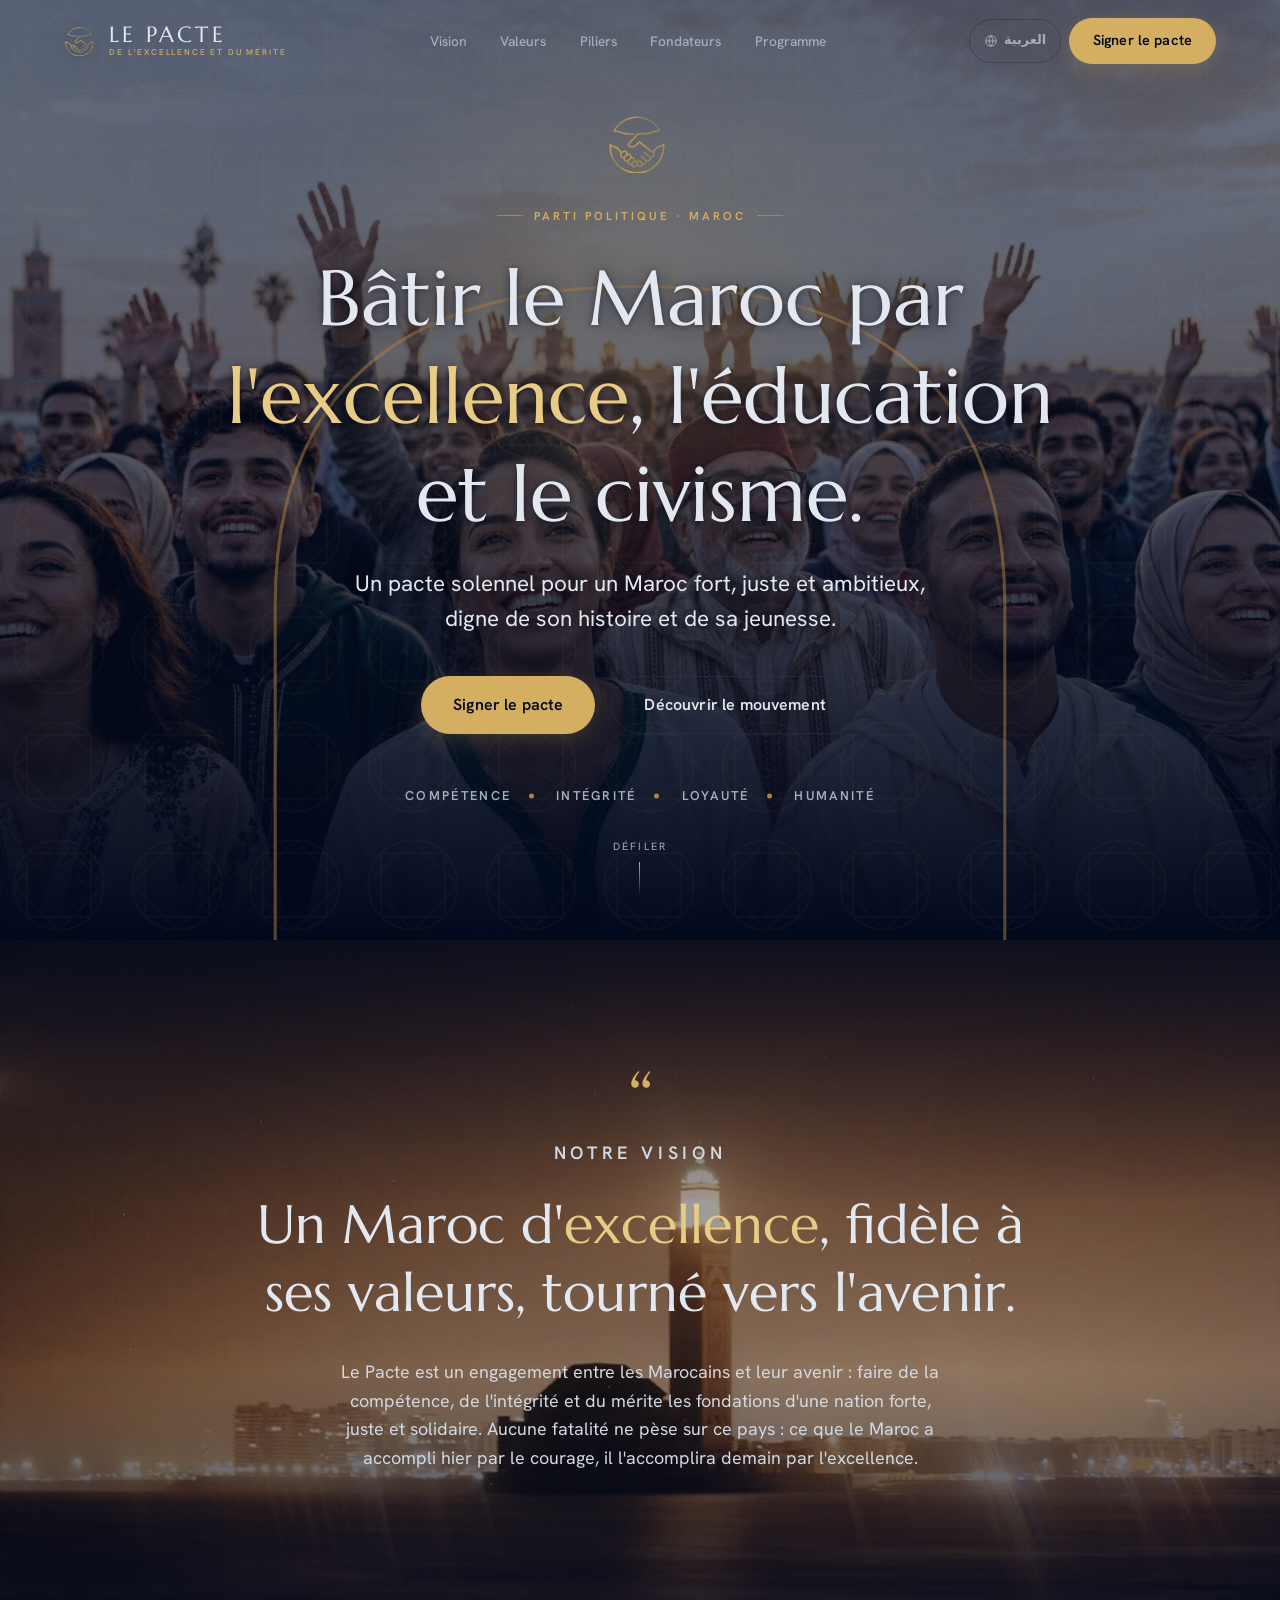
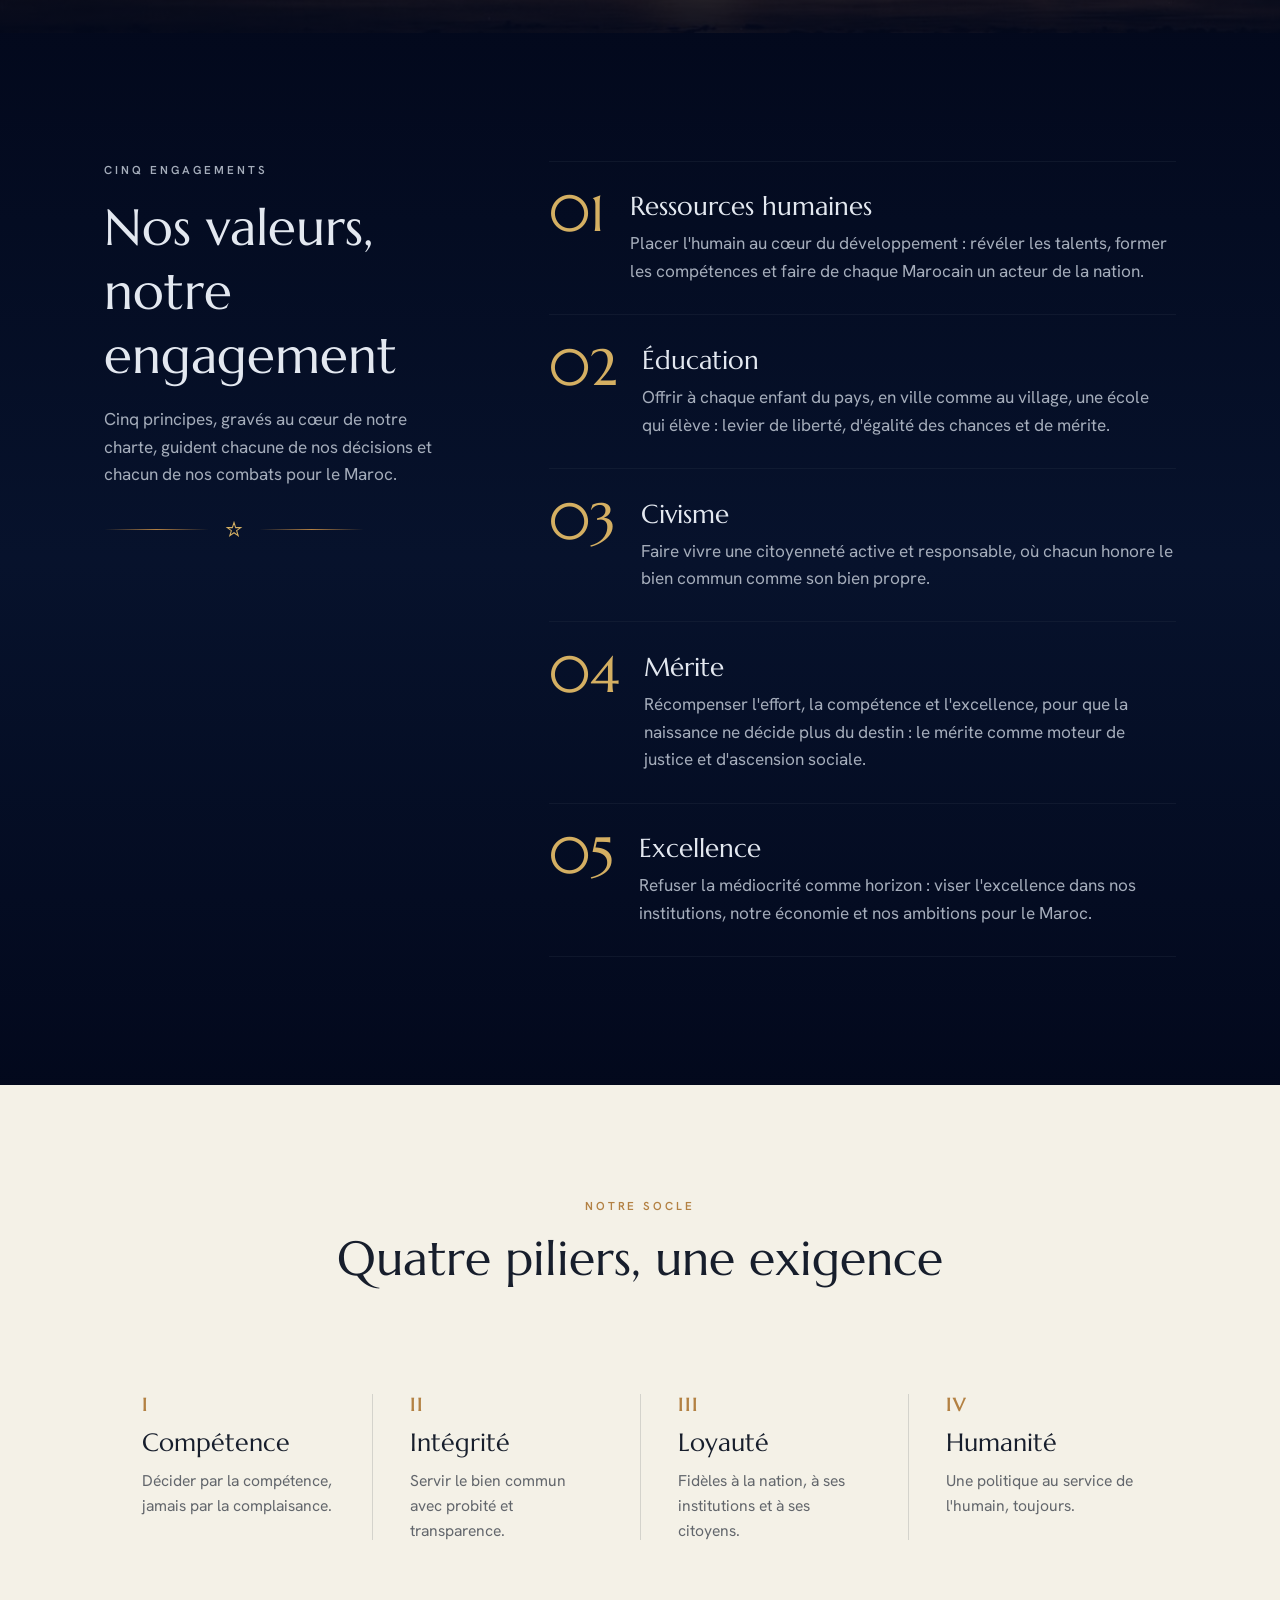
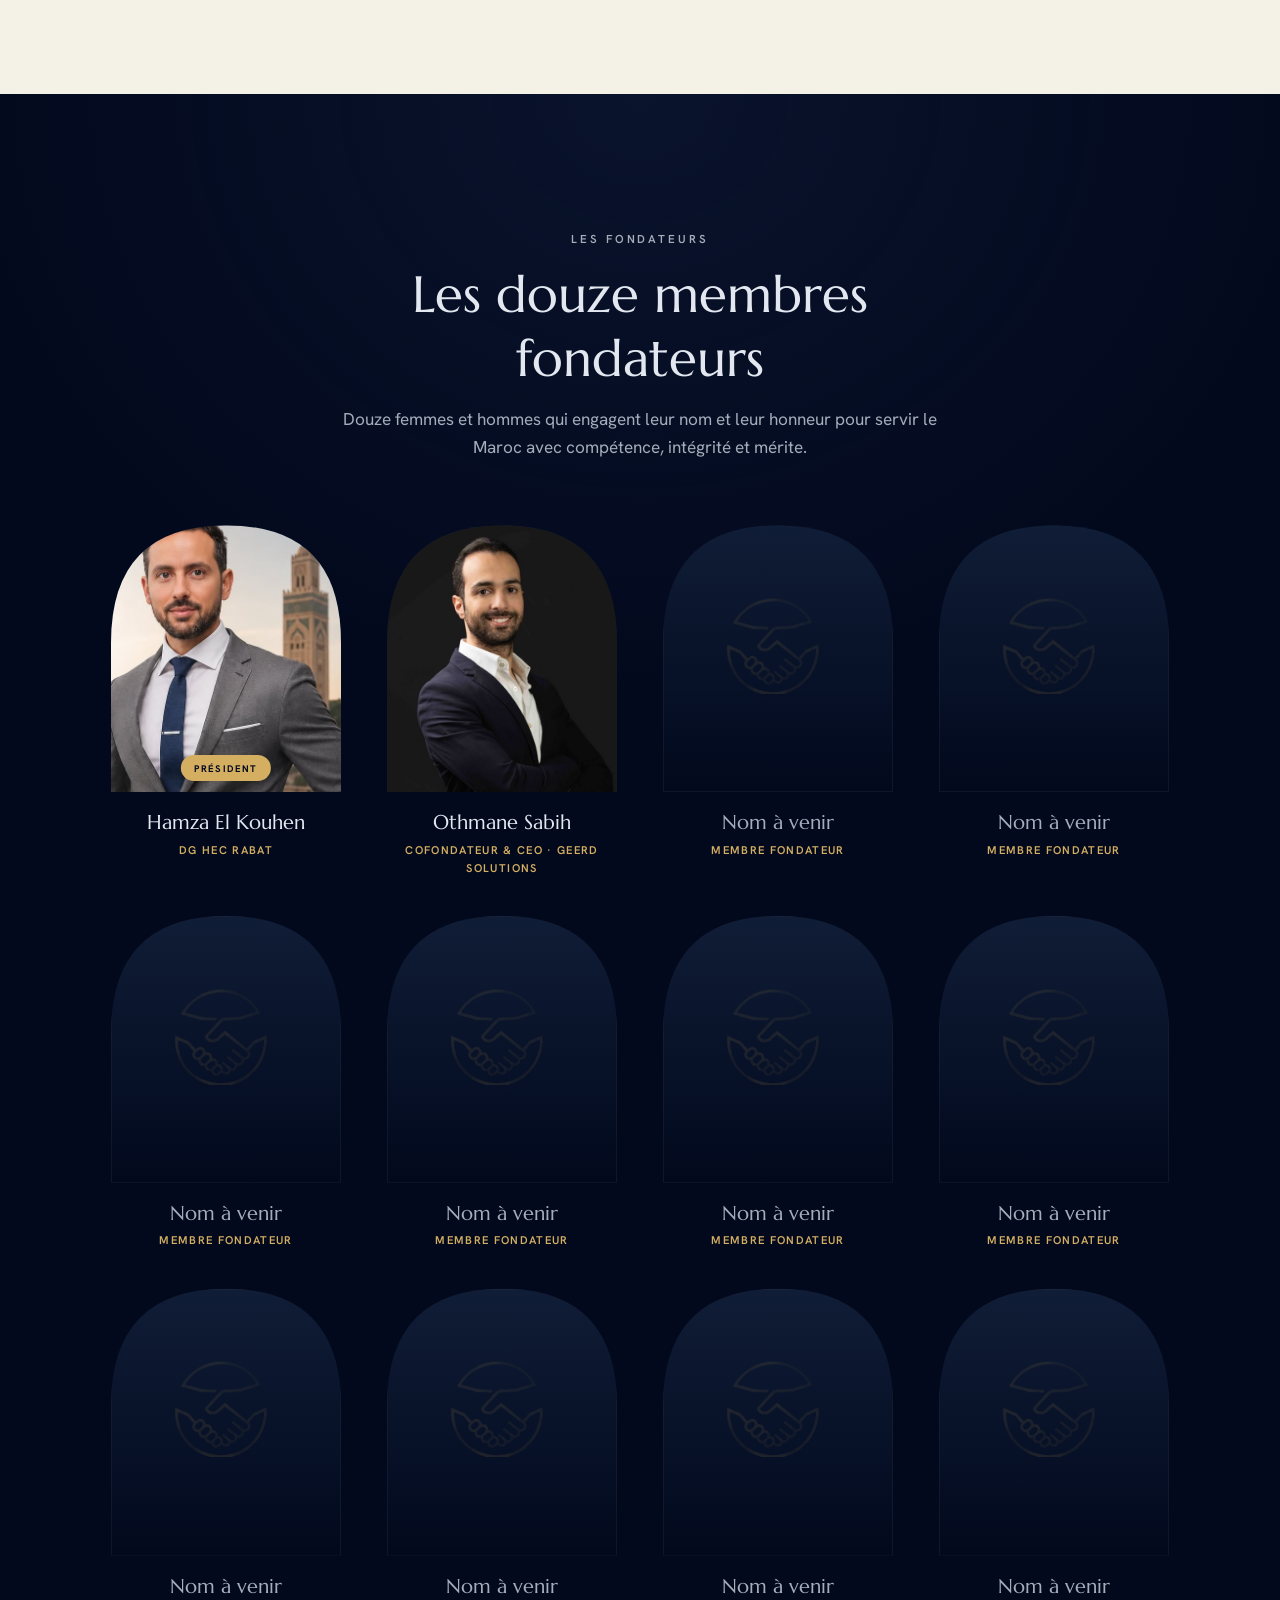
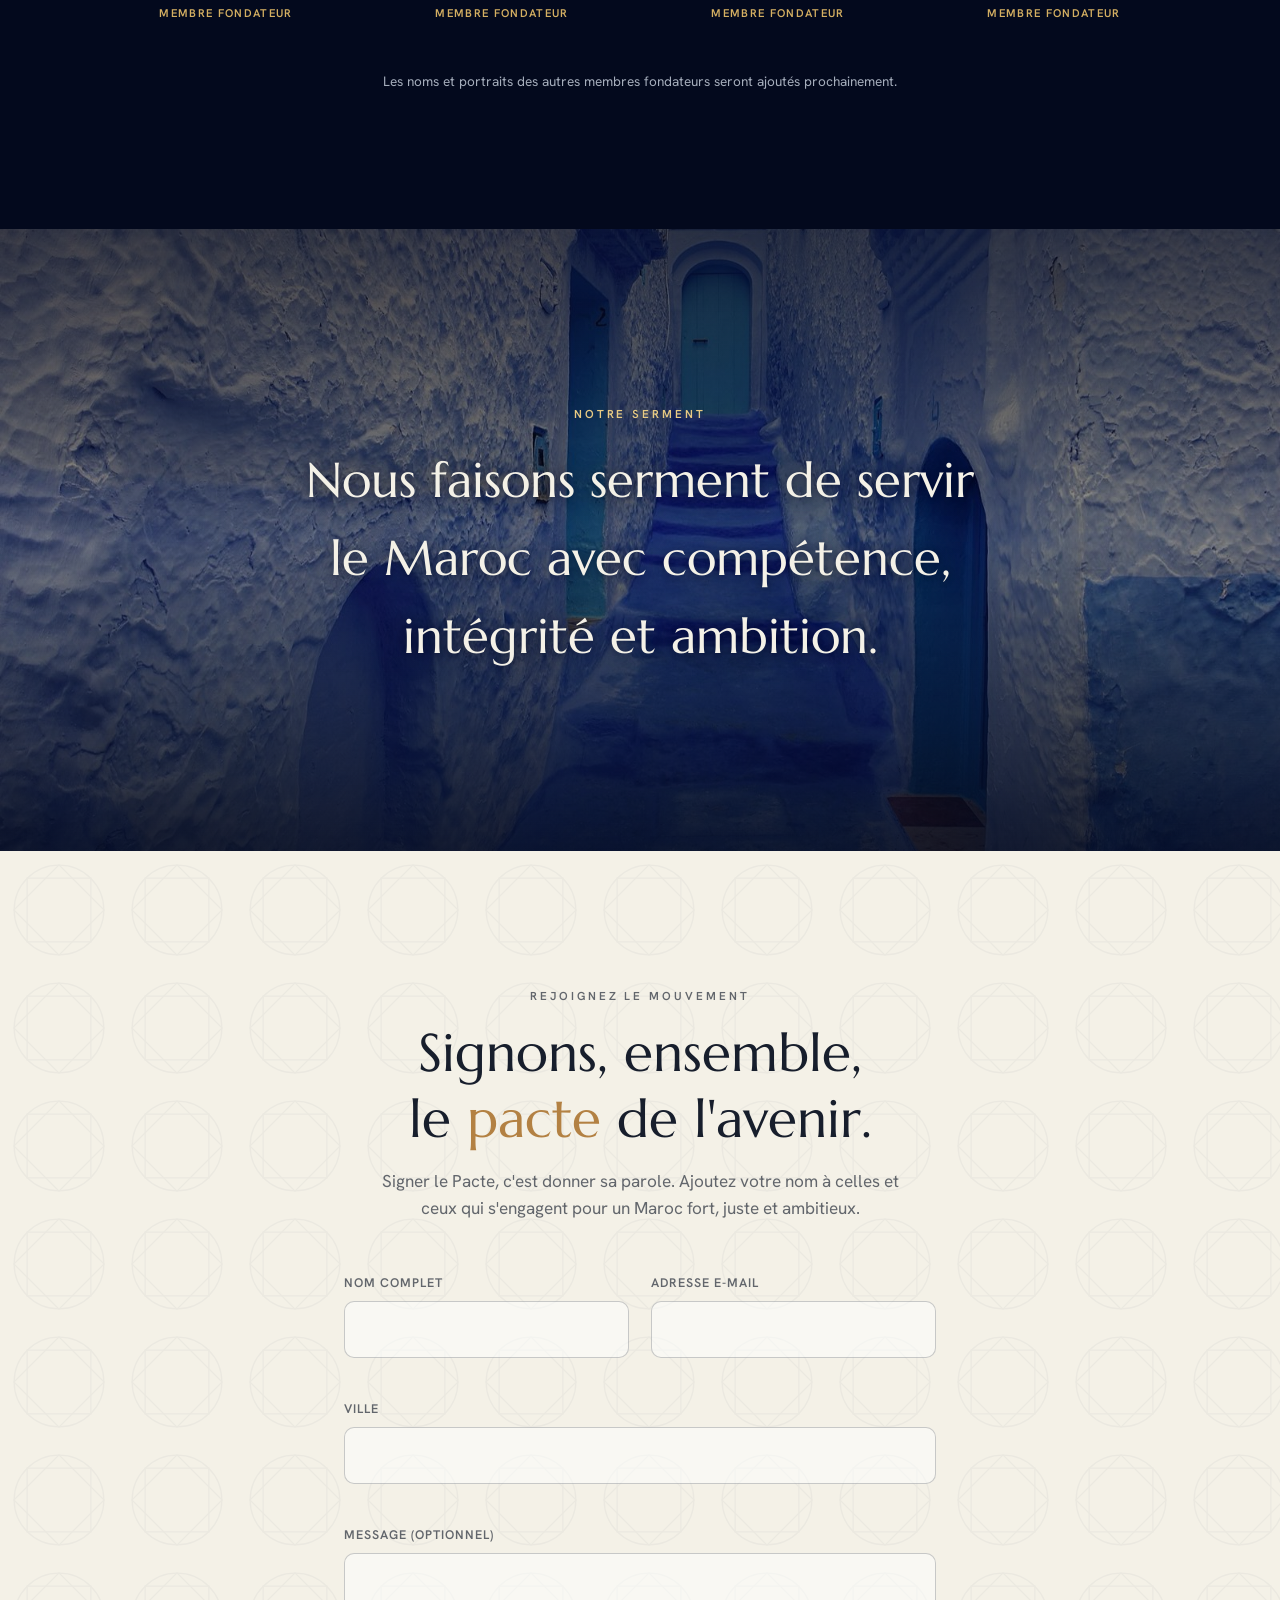
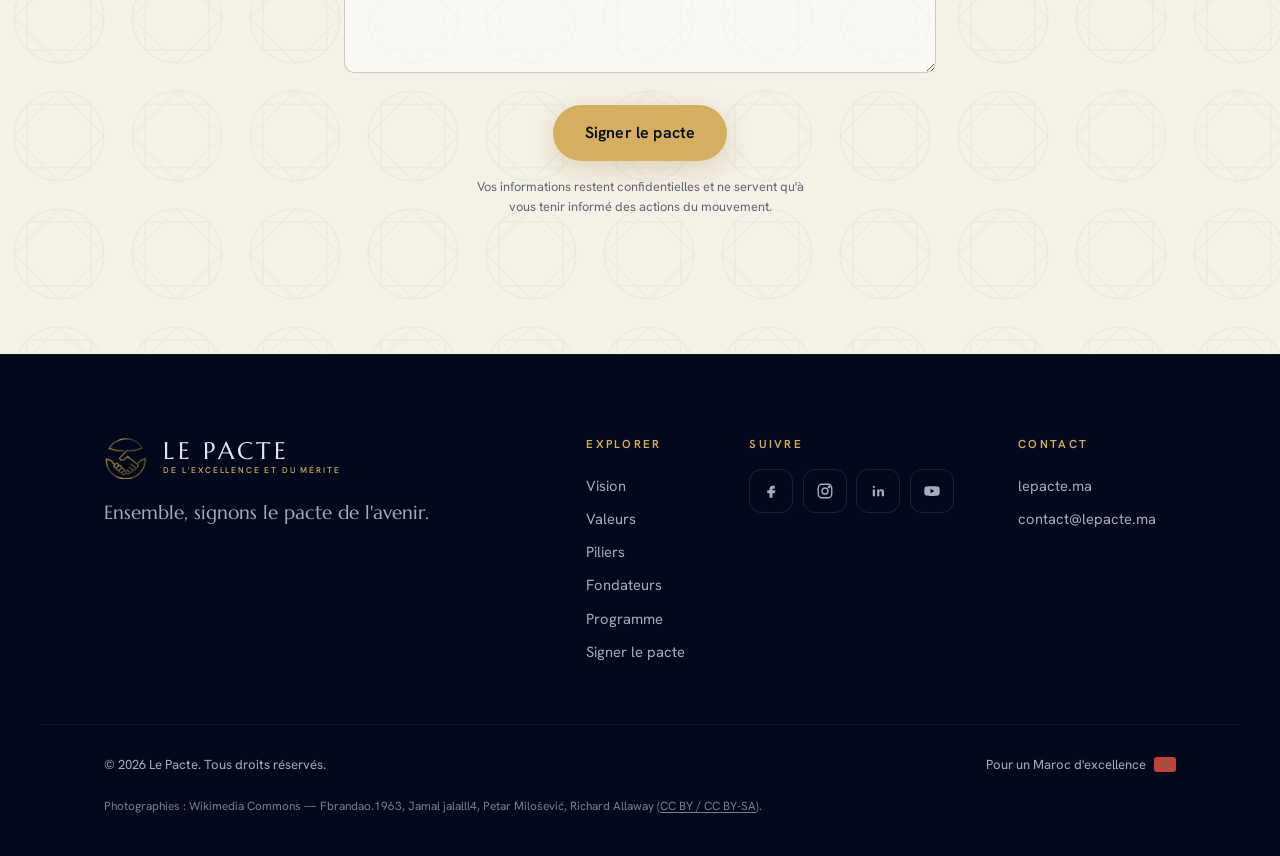
<file: index.html>
<!DOCTYPE html>
<html lang="fr">
<head>
<meta charset="UTF-8" />
<meta name="viewport" content="width=device-width, initial-scale=1.0" />
<script>
/* Applique la langue mémorisée avant le premier rendu (évite le flash LTR pour l'arabe). */
(function(){try{var l=localStorage.getItem("lepacte-lang")||"fr";document.documentElement.lang=l;document.documentElement.dir=l==="ar"?"rtl":"ltr";}catch(e){}})();
</script>
<title>LE PACTE — De l'excellence et du mérite</title>
<meta name="description" content="Le Pacte, parti politique pour un Maroc fort, juste et ambitieux. Bâtir le Maroc par l'excellence, l'éducation et le civisme." />
<meta name="theme-color" content="#03091d" />
<link rel="canonical" href="https://hecrabatbusinessschool.github.io/lepacte.ma/" />
<meta property="og:title" content="LE PACTE — De l'excellence et du mérite" />
<meta property="og:description" content="Un pacte solennel pour un Maroc fort, juste et ambitieux, digne de son histoire et de sa jeunesse." />
<meta property="og:type" content="website" />
<meta property="og:url" content="https://hecrabatbusinessschool.github.io/lepacte.ma/" />
<meta property="og:site_name" content="Le Pacte" />
<meta property="og:locale" content="fr_FR" />
<meta property="og:locale:alternate" content="ar_MA" />
<meta property="og:image" content="https://hecrabatbusinessschool.github.io/lepacte.ma/assets/morocco-peuple.jpg" />
<meta property="og:image:width" content="1536" />
<meta property="og:image:height" content="1024" />
<meta property="og:image:alt" content="Marocaines et Marocains rassemblés, la Koutoubia à l'horizon" />
<meta name="twitter:card" content="summary_large_image" />
<link rel="icon" type="image/png" href="assets/favicon.png" />
<link rel="preload" as="image" href="assets/morocco-peuple.jpg" fetchpriority="high" />
<script type="application/ld+json">
{
  "@context": "https://schema.org",
  "@type": "Organization",
  "name": "Le Pacte",
  "alternateName": "الميثاق",
  "slogan": "De l'excellence et du mérite",
  "url": "https://hecrabatbusinessschool.github.io/lepacte.ma/",
  "logo": "https://hecrabatbusinessschool.github.io/lepacte.ma/assets/emblem-gold.png",
  "email": "contact@lepacte.ma",
  "founder": { "@type": "Person", "name": "Hamza El Kouhen" },
  "foundingLocation": { "@type": "Country", "name": "Maroc" }
}
</script>
<link rel="preconnect" href="https://fonts.googleapis.com" />
<link rel="preconnect" href="https://fonts.gstatic.com" crossorigin />
<link href="https://fonts.googleapis.com/css2?family=Marcellus&family=Hanken+Grotesk:wght@400;500;600;700&family=Amiri:wght@400;700&family=Cairo:wght@400;500;600;700&display=swap" rel="stylesheet" />
<link rel="stylesheet" href="styles.css" />
</head>
<body>
<a class="skip" href="#join" data-i18n="skip">Aller à l'adhésion</a>

<!-- SVG global : clip arche + dégradés -->
<svg width="0" height="0" aria-hidden="true" style="position:absolute">
  <defs>
    <clipPath id="archClip" clipPathUnits="objectBoundingBox">
      <path d="M0,1 L0,0.44 Q0,0 0.5,0 Q1,0 1,0.44 L1,1 Z"/>
    </clipPath>
  </defs>
</svg>

<!-- ============ EN-TÊTE ============ -->
<header class="header" id="header">
  <a class="brand" href="#top" aria-label="Le Pacte, accueil">
    <img src="assets/emblem-gold.png" alt="" width="232" height="216" />
    <span class="name">LE PACTE<small data-i18n="brand.sub">De l'excellence et du mérite</small></span>
  </a>
  <nav class="nav" aria-label="Navigation principale">
    <a href="#vision" data-i18n="nav.vision">Vision</a>
    <a href="#valeurs" data-i18n="nav.values">Valeurs</a>
    <a href="#piliers" data-i18n="nav.pillars">Piliers</a>
    <a href="#fondateurs" data-i18n="nav.chef">Fondateurs</a>
    <a href="programme.html" data-i18n="nav.programme">Programme</a>
  </nav>
  <div class="actions">
    <button class="lang" id="langBtn" aria-label="Changer de langue">
      <svg viewBox="0 0 24 24" fill="none" stroke="currentColor" stroke-width="1.6"><circle cx="12" cy="12" r="9"/><path d="M3 12h18M12 3a15 15 0 0 1 0 18M12 3a15 15 0 0 0 0 18"/></svg>
      <span id="langLabel">العربية</span>
    </button>
    <a href="#join" class="btn btn-gold" data-i18n="cta.sign">Signer le pacte</a>
    <button class="burger" id="burger" aria-label="Menu" aria-expanded="false"><span></span></button>
  </div>
</header>

<!-- Menu mobile -->
<div class="mobile-menu" id="mobileMenu">
  <a href="#vision" data-i18n="nav.vision">Vision</a>
  <a href="#valeurs" data-i18n="nav.values">Valeurs</a>
  <a href="#piliers" data-i18n="nav.pillars">Piliers</a>
  <a href="#fondateurs" data-i18n="nav.chef">Fondateurs</a>
  <a href="programme.html" data-i18n="nav.programme">Programme</a>
  <a href="#join" class="btn btn-gold btn-lg" data-i18n="cta.sign">Signer le pacte</a>
</div>

<!-- ============ HERO ============ -->
<section class="hero" id="top">
  <div class="motif"></div>
  <div class="glow"></div>
  <div class="arch" aria-hidden="true">
    <svg viewBox="0 0 100 100" fill="none"><path d="M2,100 L2,46 Q2,4 50,4 Q98,4 98,46 L98,100"/></svg>
  </div>
  <div class="hero-inner wrap">
    <img class="emblem" src="assets/emblem-gold.png" alt="Emblème du Pacte" width="232" height="216" />
    <span class="kicker" data-i18n="hero.kicker">Parti politique · Maroc</span>
    <h1 data-i18n-html="hero.h1">Bâtir le Maroc par <em>l'excellence</em>, l'éducation et le civisme.</h1>
    <p class="lead" data-i18n="hero.lead">Un pacte solennel pour un Maroc fort, juste et ambitieux, digne de son histoire et de sa jeunesse.</p>
    <div class="hero-cta">
      <a href="#join" class="btn btn-gold btn-lg" data-i18n="cta.sign">Signer le pacte</a>
      <a href="#vision" class="btn btn-ghost btn-lg" data-i18n="cta.discover">Découvrir le mouvement</a>
    </div>
  </div>
  <div class="pillars-strip wrap" aria-hidden="false">
    <span data-i18n="pillar.1.t">Compétence</span>
    <span data-i18n="pillar.2.t">Intégrité</span>
    <span data-i18n="pillar.3.t">Loyauté</span>
    <span data-i18n="pillar.4.t">Humanité</span>
  </div>
  <div class="scrolldown" aria-hidden="true">
    <span data-i18n="hero.scroll">Défiler</span>
    <span class="line"></span>
  </div>
</section>

<!-- ============ VISION ============ -->
<section class="vision" id="vision">
  <div class="wrap">
    <span class="mark serif reveal" aria-hidden="true">“</span>
    <p class="kicker reveal" data-i18n="vision.kicker">Notre vision</p>
    <h2 class="reveal" data-d="1" data-i18n-html="vision.title">Un Maroc d'<em>excellence</em>, fidèle à ses valeurs, tourné vers l'avenir.</h2>
    <p class="reveal" data-d="2" data-i18n="vision.body">Le Pacte est un engagement entre les Marocains et leur avenir : faire de la compétence, de l'intégrité et du mérite les fondations d'une nation forte, juste et solidaire. Aucune fatalité ne pèse sur ce pays : ce que le Maroc a accompli hier par le courage, il l'accomplira demain par l'excellence.</p>
  </div>
</section>

<!-- ============ VALEURS ============ -->
<section class="values" id="valeurs">
  <div class="wrap values-grid">
    <div class="values-aside">
      <p class="kicker reveal" data-i18n="values.kicker">Cinq engagements</p>
      <h2 class="reveal" data-d="1" data-i18n="values.title">Nos valeurs, notre engagement</h2>
      <p class="reveal" data-d="2" data-i18n="values.intro">Cinq principes, gravés au cœur de notre charte, guident chacune de nos décisions et chacun de nos combats pour le Maroc.</p>
      <div class="rule reveal" data-d="3" aria-hidden="true"><svg viewBox="0 0 24 24" fill="none" stroke="currentColor" stroke-width="1.4"><path d="M12 2l2.2 6.8H21l-5.5 4 2.1 6.8L12 15.6 6.4 19.6l2.1-6.8L3 8.8h6.8z"/></svg></div>
    </div>
    <div class="values-list">
      <div class="value reveal"><span class="num">01</span><div><h3 data-i18n="value.1.t">Ressources humaines</h3><p data-i18n="value.1.d">Placer l'humain au cœur du développement : révéler les talents, former les compétences et faire de chaque Marocain un acteur de la nation.</p></div></div>
      <div class="value reveal"><span class="num">02</span><div><h3 data-i18n="value.2.t">Éducation</h3><p data-i18n="value.2.d">Offrir à chaque enfant du pays, en ville comme au village, une école qui élève : levier de liberté, d'égalité des chances et de mérite.</p></div></div>
      <div class="value reveal"><span class="num">03</span><div><h3 data-i18n="value.3.t">Civisme</h3><p data-i18n="value.3.d">Faire vivre une citoyenneté active et responsable, où chacun honore le bien commun comme son bien propre.</p></div></div>
      <div class="value reveal"><span class="num">04</span><div><h3 data-i18n="value.4.t">Mérite</h3><p data-i18n="value.4.d">Récompenser l'effort, la compétence et l'excellence, pour que la naissance ne décide plus du destin : le mérite comme moteur de justice et d'ascension sociale.</p></div></div>
      <div class="value reveal"><span class="num">05</span><div><h3 data-i18n="value.5.t">Excellence</h3><p data-i18n="value.5.d">Refuser la médiocrité comme horizon : viser l'excellence dans nos institutions, notre économie et nos ambitions pour le Maroc.</p></div></div>
    </div>
  </div>
</section>

<!-- ============ PILIERS ============ -->
<section class="pillars" id="piliers">
  <div class="wrap">
    <div class="head">
      <p class="kicker reveal" data-i18n="pillars.kicker">Notre socle</p>
      <h2 class="reveal" data-d="1" data-i18n="pillars.title">Quatre piliers, une exigence</h2>
    </div>
    <div class="pillars-grid">
      <div class="pillar reveal" data-d="1"><span class="pnum">I</span><h3 data-i18n="pillar.1.t">Compétence</h3><p data-i18n="pillar.1.d">Décider par la compétence, jamais par la complaisance.</p></div>
      <div class="pillar reveal" data-d="2"><span class="pnum">II</span><h3 data-i18n="pillar.2.t">Intégrité</h3><p data-i18n="pillar.2.d">Servir le bien commun avec probité et transparence.</p></div>
      <div class="pillar reveal" data-d="3"><span class="pnum">III</span><h3 data-i18n="pillar.3.t">Loyauté</h3><p data-i18n="pillar.3.d">Fidèles à la nation, à ses institutions et à ses citoyens.</p></div>
      <div class="pillar reveal" data-d="4"><span class="pnum">IV</span><h3 data-i18n="pillar.4.t">Humanité</h3><p data-i18n="pillar.4.d">Une politique au service de l'humain, toujours.</p></div>
    </div>
  </div>
</section>

<!-- ============ MEMBRES FONDATEURS ============ -->
<section class="founders" id="fondateurs">
  <div class="wrap">
    <div class="head">
      <p class="kicker reveal" data-i18n="founders.kicker">Les fondateurs</p>
      <h2 class="reveal" data-d="1" data-i18n="founders.title">Les douze membres fondateurs</h2>
      <p class="reveal" data-d="2" data-i18n="founders.intro">Douze femmes et hommes qui engagent leur nom et leur honneur pour servir le Maroc avec compétence, intégrité et mérite.</p>
    </div>
    <div class="founders-grid">
      <div class="member reveal">
        <div class="member-photo">
          <img src="assets/hamza-portrait.jpg" alt="Hamza El Kouhen, président du Pacte" width="470" height="790" loading="lazy" decoding="async" />
          <span class="pres-tag" data-i18n="founders.president">Président</span>
        </div>
        <p class="member-name">Hamza El Kouhen</p>
        <p class="member-role" data-i18n="founders.hamzaRole">DG HEC Rabat</p>
      </div>
      <div class="member reveal">
        <div class="member-photo">
          <img src="assets/othmane-portrait.jpg" alt="Othmane Sabih, membre fondateur du Pacte" width="640" height="640" loading="lazy" decoding="async" />
        </div>
        <p class="member-name">Othmane Sabih</p>
        <p class="member-role" data-i18n="founders.othmaneRole">Cofondateur &amp; CEO · Geerd Solutions</p>
      </div>
      <div class="member reveal"><div class="member-photo is-empty"></div><p class="member-name empty" data-i18n="founders.placeholder">Nom à venir</p><p class="member-role" data-i18n="founders.role">Membre fondateur</p></div>
      <div class="member reveal"><div class="member-photo is-empty"></div><p class="member-name empty" data-i18n="founders.placeholder">Nom à venir</p><p class="member-role" data-i18n="founders.role">Membre fondateur</p></div>
      <div class="member reveal"><div class="member-photo is-empty"></div><p class="member-name empty" data-i18n="founders.placeholder">Nom à venir</p><p class="member-role" data-i18n="founders.role">Membre fondateur</p></div>
      <div class="member reveal"><div class="member-photo is-empty"></div><p class="member-name empty" data-i18n="founders.placeholder">Nom à venir</p><p class="member-role" data-i18n="founders.role">Membre fondateur</p></div>
      <div class="member reveal"><div class="member-photo is-empty"></div><p class="member-name empty" data-i18n="founders.placeholder">Nom à venir</p><p class="member-role" data-i18n="founders.role">Membre fondateur</p></div>
      <div class="member reveal"><div class="member-photo is-empty"></div><p class="member-name empty" data-i18n="founders.placeholder">Nom à venir</p><p class="member-role" data-i18n="founders.role">Membre fondateur</p></div>
      <div class="member reveal"><div class="member-photo is-empty"></div><p class="member-name empty" data-i18n="founders.placeholder">Nom à venir</p><p class="member-role" data-i18n="founders.role">Membre fondateur</p></div>
      <div class="member reveal"><div class="member-photo is-empty"></div><p class="member-name empty" data-i18n="founders.placeholder">Nom à venir</p><p class="member-role" data-i18n="founders.role">Membre fondateur</p></div>
      <div class="member reveal"><div class="member-photo is-empty"></div><p class="member-name empty" data-i18n="founders.placeholder">Nom à venir</p><p class="member-role" data-i18n="founders.role">Membre fondateur</p></div>
      <div class="member reveal"><div class="member-photo is-empty"></div><p class="member-name empty" data-i18n="founders.placeholder">Nom à venir</p><p class="member-role" data-i18n="founders.role">Membre fondateur</p></div>
    </div>
    <p class="founders-note reveal" data-i18n="founders.note">Les noms et portraits des autres membres fondateurs seront ajoutés prochainement.</p>
  </div>
</section>

<!-- ============ SERMENT (bande photo) ============ -->
<section class="creed" id="creed">
  <div class="wrap">
    <p class="kicker reveal" data-i18n="creed.kicker">Notre serment</p>
    <p class="creed-line serif reveal" data-d="1" data-i18n="creed.line">Nous faisons serment de servir le Maroc avec compétence, intégrité et ambition.</p>
  </div>
</section>

<!-- ============ ADHÉSION ============ -->
<section class="join" id="join">
  <div class="motif"></div>
  <div class="wrap">
    <div class="head">
      <p class="kicker reveal" data-i18n="join.kicker">Rejoignez le mouvement</p>
      <h2 class="reveal" data-d="1" data-i18n-html="join.title">Signons, ensemble, le <em>pacte</em> de l'avenir.</h2>
      <p class="reveal" data-d="2" data-i18n="join.sub">Signer le Pacte, c'est donner sa parole. Ajoutez votre nom à celles et ceux qui s'engagent pour un Maroc fort, juste et ambitieux.</p>
    </div>

    <form class="form reveal" data-d="2" id="joinForm" novalidate>
      <div class="hp" aria-hidden="true"><label>Ne pas remplir<input type="text" name="website" tabindex="-1" autocomplete="off" /></label></div>
      <div class="frow">
        <div class="field">
          <label for="f-name" data-i18n="form.name">Nom complet</label>
          <input id="f-name" name="name" type="text" autocomplete="name" required aria-describedby="err-name" />
          <span class="err" id="err-name" data-err="name" aria-live="polite"></span>
        </div>
        <div class="field">
          <label for="f-email" data-i18n="form.email">Adresse e-mail</label>
          <input id="f-email" name="email" type="email" autocomplete="email" required aria-describedby="err-email" />
          <span class="err" id="err-email" data-err="email" aria-live="polite"></span>
        </div>
      </div>
      <div class="field">
        <label for="f-city" data-i18n="form.city">Ville</label>
        <input id="f-city" name="city" type="text" autocomplete="address-level2" required aria-describedby="err-city" />
        <span class="err" id="err-city" data-err="city" aria-live="polite"></span>
      </div>
      <div class="field">
        <label for="f-msg" data-i18n="form.msg">Message (optionnel)</label>
        <textarea id="f-msg" name="message"></textarea>
      </div>
      <div class="submit-row">
        <button type="submit" class="btn btn-gold btn-lg" id="submitBtn" data-i18n="cta.sign">Signer le pacte</button>
        <p class="privacy" data-i18n="form.privacy">Vos informations restent confidentielles et ne servent qu'à vous tenir informé des actions du mouvement.</p>
      </div>
    </form>

    <div class="form-success" id="formSuccess" role="status">
      <img class="seal" src="assets/emblem-navy.png" alt="" width="232" height="216" loading="lazy" decoding="async" />
      <h3 data-i18n="success.title">Votre signature nous honore.</h3>
      <p data-i18n="success.body">Votre signature a bien été enregistrée. Nous reviendrons vers vous très prochainement.</p>
    </div>
  </div>
</section>

<!-- ============ PIED DE PAGE ============ -->
<footer class="footer">
  <div class="wrap footer-top">
    <div>
      <a class="brand" href="#top" aria-label="Le Pacte">
        <img src="assets/emblem-gold.png" alt="" width="232" height="216" loading="lazy" decoding="async" />
        <span class="name">LE PACTE<small data-i18n="brand.sub">De l'excellence et du mérite</small></span>
      </a>
      <p class="foot-tag" data-i18n="footer.tag">Ensemble, signons le pacte de l'avenir.</p>
    </div>
    <div class="foot-cols">
      <div class="foot-col">
        <h4 data-i18n="footer.explore">Explorer</h4>
        <a href="#vision" data-i18n="nav.vision">Vision</a>
        <a href="#valeurs" data-i18n="nav.values">Valeurs</a>
        <a href="#piliers" data-i18n="nav.pillars">Piliers</a>
        <a href="#fondateurs" data-i18n="nav.chef">Fondateurs</a>
        <a href="programme.html" data-i18n="nav.programme">Programme</a>
        <a href="#join" data-i18n="cta.sign">Signer le pacte</a>
      </div>
      <div class="foot-col">
        <h4 data-i18n="footer.follow">Suivre</h4>
        <div class="socials">
          <a href="#" aria-label="Facebook"><svg viewBox="0 0 24 24" fill="currentColor"><path d="M14 9h3V5h-3c-2.2 0-4 1.8-4 4v2H7v4h3v6h4v-6h3l1-4h-4V9c0-.6.4-1 1-1z"/></svg></a>
          <a href="#" aria-label="Instagram"><svg viewBox="0 0 24 24" fill="none" stroke="currentColor" stroke-width="1.8"><rect x="3" y="3" width="18" height="18" rx="5"/><circle cx="12" cy="12" r="4"/><circle cx="17.5" cy="6.5" r="1" fill="currentColor"/></svg></a>
          <a href="#" aria-label="LinkedIn"><svg viewBox="0 0 24 24" fill="currentColor"><path d="M6.5 8A1.5 1.5 0 1 0 6.5 5a1.5 1.5 0 0 0 0 3zM5 10h3v9H5zm6 0h2.8v1.3c.4-.7 1.4-1.5 3-1.5 2.7 0 3.2 1.8 3.2 4.1V19h-3v-4.5c0-1.1 0-2.5-1.5-2.5s-1.7 1.2-1.7 2.4V19h-3z"/></svg></a>
          <a href="#" aria-label="YouTube"><svg viewBox="0 0 24 24" fill="currentColor"><path d="M22 8.2a3 3 0 0 0-2.1-2.1C18 5.5 12 5.5 12 5.5s-6 0-7.9.6A3 3 0 0 0 2 8.2 31 31 0 0 0 1.7 12 31 31 0 0 0 2 15.8a3 3 0 0 0 2.1 2.1c1.9.6 7.9.6 7.9.6s6 0 7.9-.6a3 3 0 0 0 2.1-2.1A31 31 0 0 0 22.3 12 31 31 0 0 0 22 8.2zM10 15V9l5.2 3z"/></svg></a>
        </div>
      </div>
      <div class="foot-col">
        <h4 data-i18n="footer.contact">Contact</h4>
        <a href="https://lepacte.ma">lepacte.ma</a>
        <a href="mailto:contact@lepacte.ma">contact@lepacte.ma</a>
      </div>
    </div>
  </div>
  <div class="wrap footer-bottom">
    <span>© 2026 Le Pacte. <span data-i18n="footer.rights">Tous droits réservés.</span></span>
    <span class="flag">
      <span data-i18n="footer.made">Pour un Maroc d'excellence</span>
      <span class="strip" role="img" aria-label="Maroc"><svg viewBox="0 0 24 24" fill="none" stroke="currentColor" stroke-width="1.4"><path d="M12 3l2.5 7.6H22l-6 4.5 2.3 7.4L12 18l-6.3 4.5L8 15.1 2 10.6h7.5z"/></svg></span>
    </span>
  </div>
  <div class="wrap credits">
    <span data-i18n="credits.label">Photographies</span> : Wikimedia Commons — Fbrandao.1963, Jamal jalalll4, Petar Milošević, Richard Allaway (<a href="https://commons.wikimedia.org" target="_blank" rel="noopener">CC BY / CC BY-SA</a>).
  </div>
</footer>

<script>
/* ============================================================
   CONFIGURATION DU FORMULAIRE
   - Pour recevoir les adhésions par e-mail sans serveur :
     créez un formulaire gratuit sur https://formspree.io
     puis collez l'URL ci-dessous (ex: https://formspree.io/f/abcdwxyz).
   - Si laissé vide, le bouton ouvre l'application e-mail (repli mailto).
   ============================================================ */
const FORM_ENDPOINT = "";                       // ← collez votre URL Formspree ici
const CONTACT_EMAIL = "contact@lepacte.ma";     // repli si aucun endpoint

/* ---- Traductions FR / AR ---- */
const I18N = {
  fr: {
    "skip":"Aller à l'adhésion",
    "brand.sub":"De l'excellence et du mérite",
    "nav.vision":"Vision","nav.values":"Valeurs","nav.pillars":"Piliers","nav.chef":"Fondateurs","nav.programme":"Programme",
    "founders.kicker":"Les fondateurs","founders.title":"Les douze membres fondateurs","founders.intro":"Douze femmes et hommes qui engagent leur nom et leur honneur pour servir le Maroc avec compétence, intégrité et mérite.","founders.president":"Président","founders.hamzaRole":"DG HEC Rabat","founders.othmaneRole":"Cofondateur & CEO · Geerd Solutions","founders.placeholder":"Nom à venir","founders.role":"Membre fondateur","founders.note":"Les noms et portraits des autres membres fondateurs seront ajoutés prochainement.",
    "cta.sign":"Signer le pacte","cta.discover":"Découvrir le mouvement",
    "hero.kicker":"Parti politique · Maroc",
    "hero.h1":"Bâtir le Maroc par <em>l'excellence</em>, l'éducation et le civisme.",
    "hero.lead":"Un pacte solennel pour un Maroc fort, juste et ambitieux, digne de son histoire et de sa jeunesse.",
    "hero.scroll":"Défiler",
    "vision.kicker":"Notre vision",
    "vision.title":"Un Maroc d'<em>excellence</em>, fidèle à ses valeurs, tourné vers l'avenir.",
    "vision.body":"Le Pacte est un engagement entre les Marocains et leur avenir : faire de la compétence, de l'intégrité et du mérite les fondations d'une nation forte, juste et solidaire. Aucune fatalité ne pèse sur ce pays : ce que le Maroc a accompli hier par le courage, il l'accomplira demain par l'excellence.",
    "values.kicker":"Cinq engagements","values.title":"Nos valeurs, notre engagement",
    "values.intro":"Cinq principes, gravés au cœur de notre charte, guident chacune de nos décisions et chacun de nos combats pour le Maroc.",
    "value.1.t":"Ressources humaines","value.1.d":"Placer l'humain au cœur du développement : révéler les talents, former les compétences et faire de chaque Marocain un acteur de la nation.",
    "value.2.t":"Éducation","value.2.d":"Offrir à chaque enfant du pays, en ville comme au village, une école qui élève : levier de liberté, d'égalité des chances et de mérite.",
    "value.3.t":"Civisme","value.3.d":"Faire vivre une citoyenneté active et responsable, où chacun honore le bien commun comme son bien propre.",
    "value.4.t":"Mérite","value.4.d":"Récompenser l'effort, la compétence et l'excellence, pour que la naissance ne décide plus du destin : le mérite comme moteur de justice et d'ascension sociale.",
    "value.5.t":"Excellence","value.5.d":"Refuser la médiocrité comme horizon : viser l'excellence dans nos institutions, notre économie et nos ambitions pour le Maroc.",
    "pillars.kicker":"Notre socle","pillars.title":"Quatre piliers, une exigence",
    "pillar.1.t":"Compétence","pillar.1.d":"Décider par la compétence, jamais par la complaisance.",
    "pillar.2.t":"Intégrité","pillar.2.d":"Servir le bien commun avec probité et transparence.",
    "pillar.3.t":"Loyauté","pillar.3.d":"Fidèles à la nation, à ses institutions et à ses citoyens.",
    "pillar.4.t":"Humanité","pillar.4.d":"Une politique au service de l'humain, toujours.",
    "join.kicker":"Rejoignez le mouvement",
    "join.title":"Signons, ensemble, le <em>pacte</em> de l'avenir.",
    "join.sub":"Signer le Pacte, c'est donner sa parole. Ajoutez votre nom à celles et ceux qui s'engagent pour un Maroc fort, juste et ambitieux.",
    "form.name":"Nom complet","form.email":"Adresse e-mail","form.city":"Ville","form.msg":"Message (optionnel)",
    "form.privacy":"Vos informations restent confidentielles et ne servent qu'à vous tenir informé des actions du mouvement.",
    "success.title":"Votre signature nous honore.",
    "success.body":"Votre signature a bien été enregistrée. Nous reviendrons vers vous très prochainement.",
    "footer.tag":"Ensemble, signons le pacte de l'avenir.",
    "footer.explore":"Explorer","footer.follow":"Suivre","footer.contact":"Contact",
    "footer.rights":"Tous droits réservés.","footer.made":"Pour un Maroc d'excellence",
    "creed.kicker":"Notre serment","creed.line":"Nous faisons serment de servir le Maroc avec compétence, intégrité et ambition.","credits.label":"Photographies",
    "err.name":"Veuillez indiquer votre nom.","err.email":"Adresse e-mail invalide.","err.city":"Veuillez indiquer votre ville.",
    "a11y.lang":"Basculer en arabe","a11y.menu":"Menu",
    "meta.desc":"Le Pacte, parti politique pour un Maroc fort, juste et ambitieux. Bâtir le Maroc par l'excellence, l'éducation et le civisme.",
    "_langLabel":"العربية"
  },
  ar: {
    "skip":"الانتقال إلى الانخراط",
    "brand.sub":"من أجل التميّز والاستحقاق",
    "nav.vision":"الرؤية","nav.values":"القيم","nav.pillars":"الركائز","nav.chef":"المؤسِّسون","nav.programme":"البرنامج",
    "founders.kicker":"المؤسِّسون","founders.title":"الأعضاء المؤسِّسون الاثنا عشر","founders.intro":"اثنتا عشرة امرأةً ورجلاً يضعون أسماءهم وشرفهم في خدمة المغرب، بكفاءةٍ ونزاهةٍ واستحقاق.","founders.president":"الرئيس","founders.hamzaRole":"المدير العام HEC الرباط","founders.othmaneRole":"مؤسِّس مشارك والرئيس التنفيذي لـ Geerd Solutions","founders.placeholder":"الاسم قريبًا","founders.role":"عضو مؤسِّس","founders.note":"ستُضاف أسماء وصور باقي الأعضاء المؤسِّسين قريبًا.",
    "cta.sign":"وقّع الميثاق","cta.discover":"اكتشف الحركة",
    "hero.kicker":"حزب سياسي · المغرب",
    "hero.h1":"نبني المغرب بـ<em>التميّز</em> والتعليم والمواطنة.",
    "hero.lead":"ميثاقُ شرفٍ من أجل مغربٍ قويٍّ وعادلٍ وطموح، جديرٍ بتاريخه وشبابه.",
    "hero.scroll":"تابع",
    "vision.kicker":"رؤيتنا",
    "vision.title":"مغربُ <em>التميّز</em>، وفيٌّ لقيمه، متطلّعٌ إلى المستقبل.",
    "vision.body":"الميثاق عهدٌ بين المغاربة ومستقبلهم: أن نجعل من الكفاءة والنزاهة والاستحقاق أسسًا لأمّةٍ قويّةٍ وعادلةٍ ومتضامنة. لا قدَرَ يُثقل كاهل هذا البلد: فما حقّقه المغرب بالأمس بالشجاعة، سيحقّقه غدًا بالتميّز.",
    "values.kicker":"خمسة التزامات","values.title":"قيمنا، التزامنا",
    "values.intro":"خمسة مبادئ، محفورةٌ في صميم ميثاقنا، توجّه كلّ قراراتنا وكلّ معاركنا من أجل المغرب.",
    "value.1.t":"الموارد البشرية","value.1.d":"وضع الإنسان في صميم التنمية: اكتشاف المواهب، وصقل الكفاءات، وجعل كلّ مغربيٍّ فاعلًا في بناء الأمّة.",
    "value.2.t":"التعليم","value.2.d":"أن نمنح كلّ طفلٍ في هذا الوطن، في المدينة كما في القرية، مدرسةً ترتقي به: رافعةً للحرّية وتكافؤ الفرص والاستحقاق.",
    "value.3.t":"المواطنة","value.3.d":"إحياء مواطنةٍ فاعلةٍ ومسؤولة، يصون فيها كلُّ واحدٍ الصالحَ العام كما يصون مالَه الخاص.",
    "value.4.t":"الاستحقاق","value.4.d":"مكافأة الجهد والكفاءة والتميّز، حتى لا يبقى المولدُ حاكمًا على المصير: الاستحقاق محرّكًا للعدالة والارتقاء الاجتماعي.",
    "value.5.t":"التميّز","value.5.d":"رفض الرداءة أفقًا لنا: السعي إلى التميّز في مؤسّساتنا واقتصادنا وطموحاتنا للمغرب.",
    "pillars.kicker":"أساسنا","pillars.title":"أربع ركائز، التزامٌ واحد",
    "pillar.1.t":"الكفاءة","pillar.1.d":"نقرّر بالكفاءة، لا بالمحاباة أبدًا.",
    "pillar.2.t":"النزاهة","pillar.2.d":"نخدم الصالح العام بنزاهةٍ وشفافية.",
    "pillar.3.t":"الوفاء","pillar.3.d":"أوفياء للوطن ولمؤسّساته ولمواطنيه.",
    "pillar.4.t":"الإنسانية","pillar.4.d":"سياسةٌ في خدمة الإنسان، دائمًا.",
    "join.kicker":"انضمّ إلى الحركة",
    "join.title":"لنوقّع معًا <em>ميثاق</em> المستقبل.",
    "join.sub":"أن توقّع الميثاق هو أن تمنح كلمتك. أضف اسمك إلى من يلتزمون بمغربٍ قويٍّ وعادلٍ وطموح.",
    "form.name":"الاسم الكامل","form.email":"البريد الإلكتروني","form.city":"المدينة","form.msg":"رسالة (اختياري)",
    "form.privacy":"تبقى معلوماتك سرّية ولا تُستعمل إلّا لإطلاعك على أنشطة الحركة.",
    "success.title":"توقيعك يشرّفنا.",
    "success.body":"تمّ تسجيل توقيعك بنجاح. سنتواصل معك في القريب العاجل.",
    "footer.tag":"معًا، لنوقّع ميثاق المستقبل.",
    "footer.explore":"استكشف","footer.follow":"تابعنا","footer.contact":"اتصال",
    "footer.rights":"جميع الحقوق محفوظة.","footer.made":"من أجل مغرب التميّز",
    "creed.kicker":"قَسَمُنا","creed.line":"نُقسِم أن نخدم المغرب بكفاءةٍ ونزاهةٍ وطموح.","credits.label":"الصور",
    "err.name":"يُرجى إدخال اسمك.","err.email":"البريد الإلكتروني غير صالح.","err.city":"يُرجى إدخال مدينتك.",
    "a11y.lang":"التبديل إلى الفرنسية","a11y.menu":"القائمة",
    "meta.desc":"الميثاق، حزب سياسي من أجل مغرب قويّ وعادل وطموح. نبني المغرب بالتميّز والتعليم والمواطنة.",
    "_langLabel":"Français"
  }
};

let lang = localStorage.getItem("lepacte-lang") || "fr";

function applyLang(l){
  lang = l;
  const dict = I18N[l];
  document.documentElement.lang = l;
  document.documentElement.dir = (l === "ar") ? "rtl" : "ltr";
  document.title = (l === "ar") ? "الميثاق — من أجل التميّز والاستحقاق" : "LE PACTE — De l'excellence et du mérite";
  document.querySelectorAll("[data-i18n]").forEach(el=>{
    const k = el.getAttribute("data-i18n"); if(dict[k]!=null) el.textContent = dict[k];
  });
  document.querySelectorAll("[data-i18n-html]").forEach(el=>{
    const k = el.getAttribute("data-i18n-html"); if(dict[k]!=null) el.innerHTML = dict[k];
  });
  const langLabel = document.getElementById("langLabel");
  langLabel.textContent = dict["_langLabel"];
  langLabel.setAttribute("lang", l === "fr" ? "ar" : "fr");
  document.getElementById("langBtn").setAttribute("aria-label", dict["a11y.lang"]);
  document.getElementById("burger").setAttribute("aria-label", dict["a11y.menu"]);
  document.querySelector('meta[name="description"]').setAttribute("content", dict["meta.desc"]);
  localStorage.setItem("lepacte-lang", l);
}

document.getElementById("langBtn").addEventListener("click", ()=> applyLang(lang === "fr" ? "ar" : "fr"));

/* ---- En-tête au scroll ---- */
const header = document.getElementById("header");
const onScroll = ()=> header.classList.toggle("scrolled", window.scrollY > 40);
window.addEventListener("scroll", onScroll, {passive:true}); onScroll();

/* ---- Menu mobile ---- */
const burger = document.getElementById("burger");
burger.addEventListener("click", ()=>{
  const open = document.body.classList.toggle("menu-open");
  burger.setAttribute("aria-expanded", open ? "true":"false");
});
document.querySelectorAll("#mobileMenu a").forEach(a=> a.addEventListener("click", ()=>{
  document.body.classList.remove("menu-open"); burger.setAttribute("aria-expanded","false");
}));
window.addEventListener("keydown", (e)=>{
  if(e.key === "Escape" && document.body.classList.contains("menu-open")){
    document.body.classList.remove("menu-open"); burger.setAttribute("aria-expanded","false"); burger.focus();
  }
});

/* ---- Reveal au scroll ---- */
const io = new IntersectionObserver((entries)=>{
  entries.forEach(e=>{ if(e.isIntersecting){ e.target.classList.add("in"); io.unobserve(e.target); } });
}, {threshold:0.14, rootMargin:"0px 0px -8% 0px"});
document.querySelectorAll(".reveal").forEach(el=> io.observe(el));

/* ---- Formulaire d'adhésion ---- */
const form = document.getElementById("joinForm");
const success = document.getElementById("formSuccess");

function setErr(name, msg){
  const span = form.querySelector('[data-err="'+name+'"]');
  const input = form.querySelector('[name="'+name+'"]');
  if(span) span.textContent = msg || "";
  if(input) input.setAttribute("aria-invalid", msg ? "true":"false");
}
function validEmail(v){ return /^[^\s@]+@[^\s@]+\.[^\s@]+$/.test(v); }

form.addEventListener("submit", async (e)=>{
  e.preventDefault();
  const dict = I18N[lang];
  const data = new FormData(form);

  // Anti-spam : si le pot de miel est rempli, on simule un succès silencieux.
  if(data.get("website")){ showSuccess(); return; }

  let ok = true;
  const name = (data.get("name")||"").trim();
  const email = (data.get("email")||"").trim();
  const city = (data.get("city")||"").trim();
  if(!name){ setErr("name", dict["err.name"]); ok=false; } else setErr("name","");
  if(!validEmail(email)){ setErr("email", dict["err.email"]); ok=false; } else setErr("email","");
  if(!city){ setErr("city", dict["err.city"]); ok=false; } else setErr("city","");
  if(!ok){ form.querySelector('[aria-invalid="true"]')?.focus(); return; }

  const btn = document.getElementById("submitBtn");
  btn.disabled = true; btn.style.opacity = ".7";

  try{
    if(FORM_ENDPOINT){
      const res = await fetch(FORM_ENDPOINT, { method:"POST", headers:{Accept:"application/json"}, body:data });
      if(!res.ok) throw new Error("network");
      showSuccess();
    } else {
      // Repli sans serveur : ouvre l'application e-mail.
      const subject = encodeURIComponent("Adhésion au Pacte — " + name);
      const body = encodeURIComponent(
        "Nom : "+name+"\nE-mail : "+email+"\nVille : "+city+"\n\n"+(data.get("message")||"")
      );
      window.location.href = "mailto:"+CONTACT_EMAIL+"?subject="+subject+"&body="+body;
      showSuccess();
    }
  }catch(err){
    btn.disabled = false; btn.style.opacity = "1";
    alert(lang==="ar" ? "تعذّر الإرسال. يُرجى المحاولة لاحقًا." : "L'envoi a échoué. Merci de réessayer.");
  }
});

function showSuccess(){
  form.style.display = "none";
  success.classList.add("show");
  const reduce = window.matchMedia("(prefers-reduced-motion: reduce)").matches;
  success.scrollIntoView({behavior: reduce ? "auto" : "smooth", block:"center"});
}

/* ---- Init ---- */
applyLang(lang);
</script>
</body>
</html>
</file>
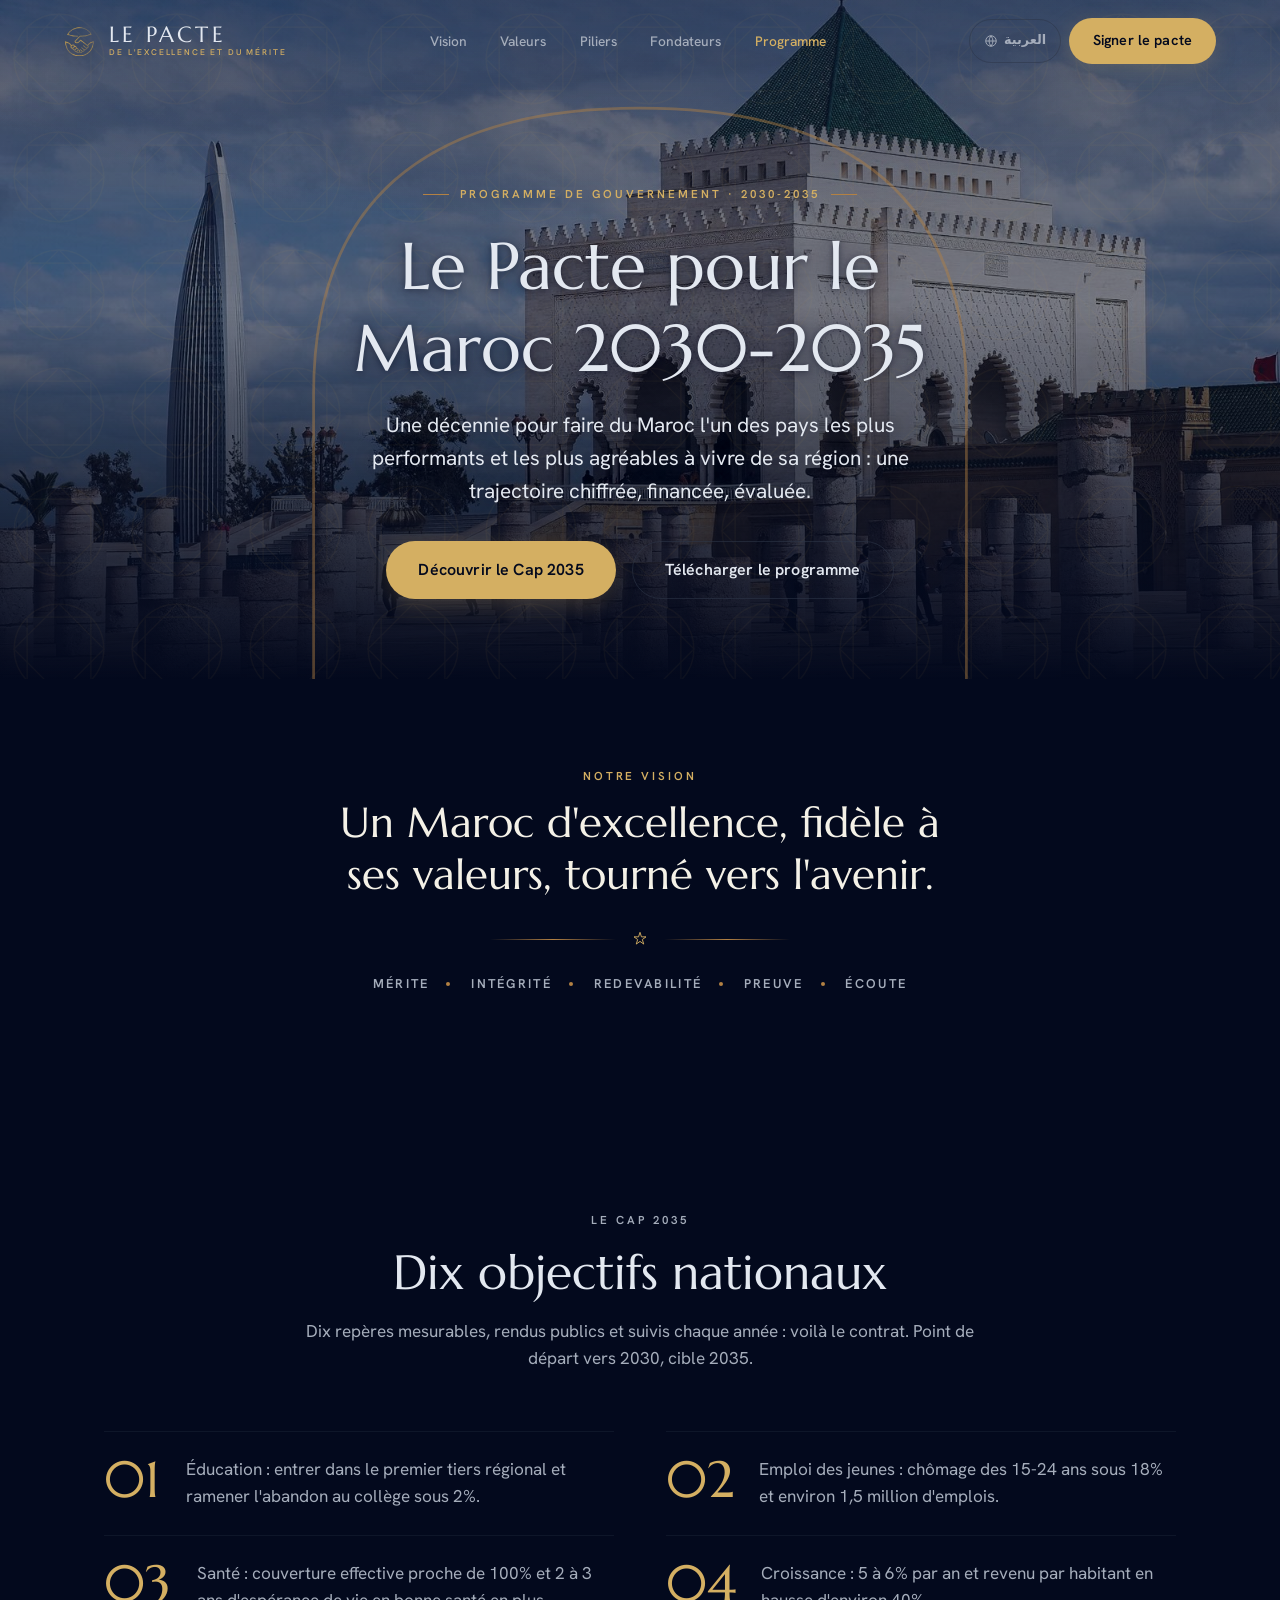
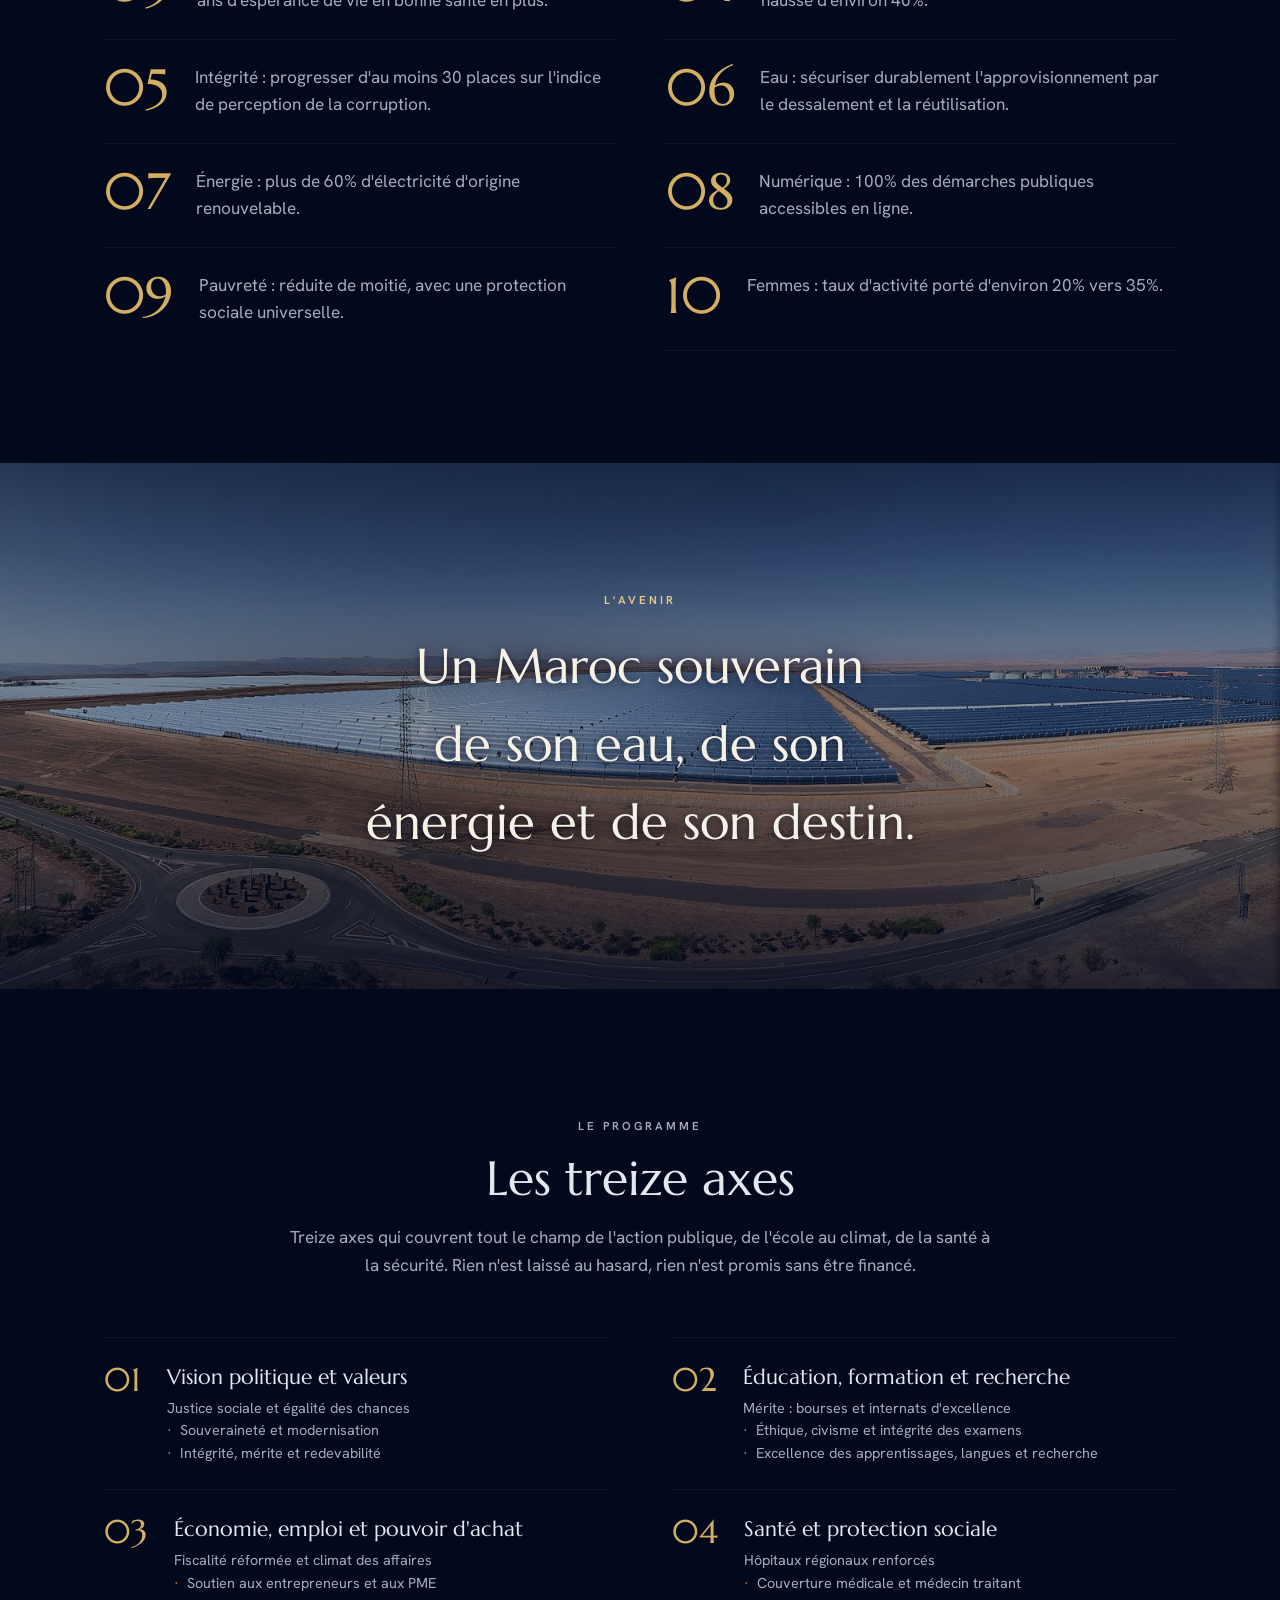
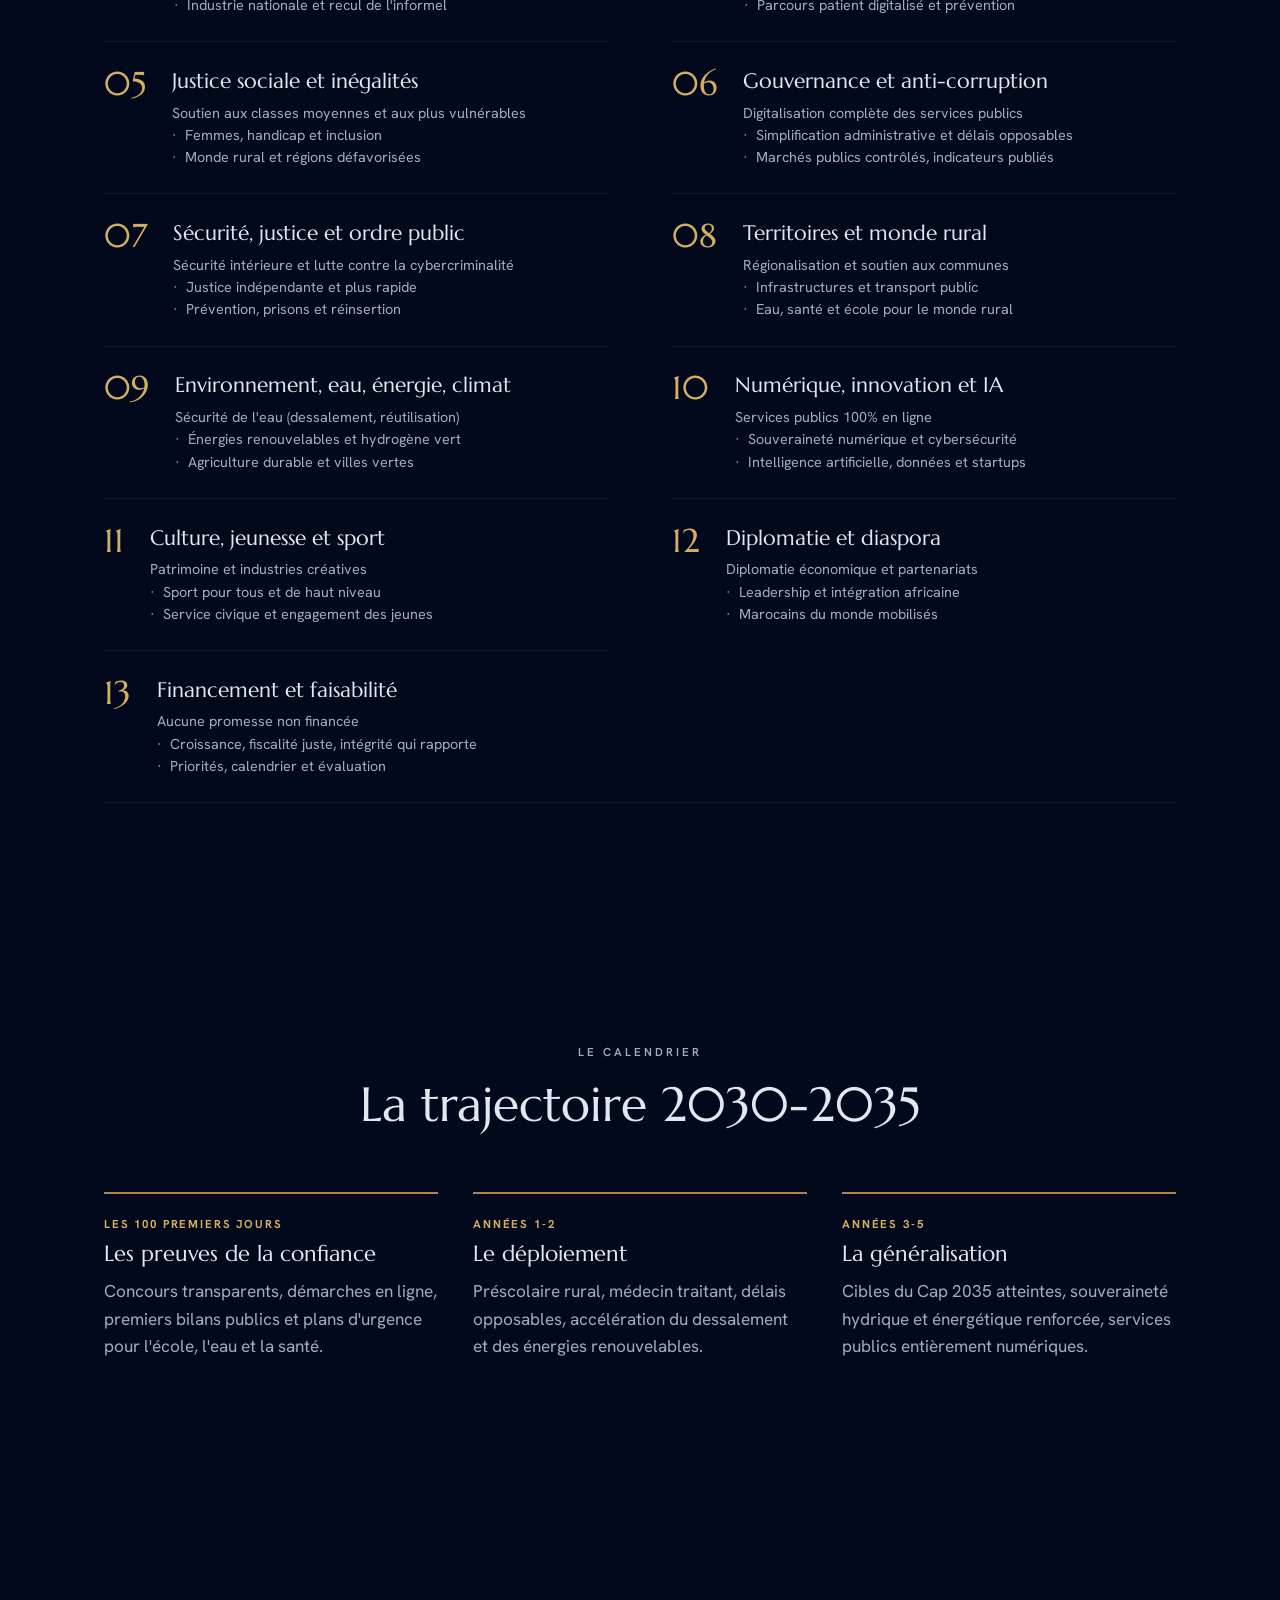
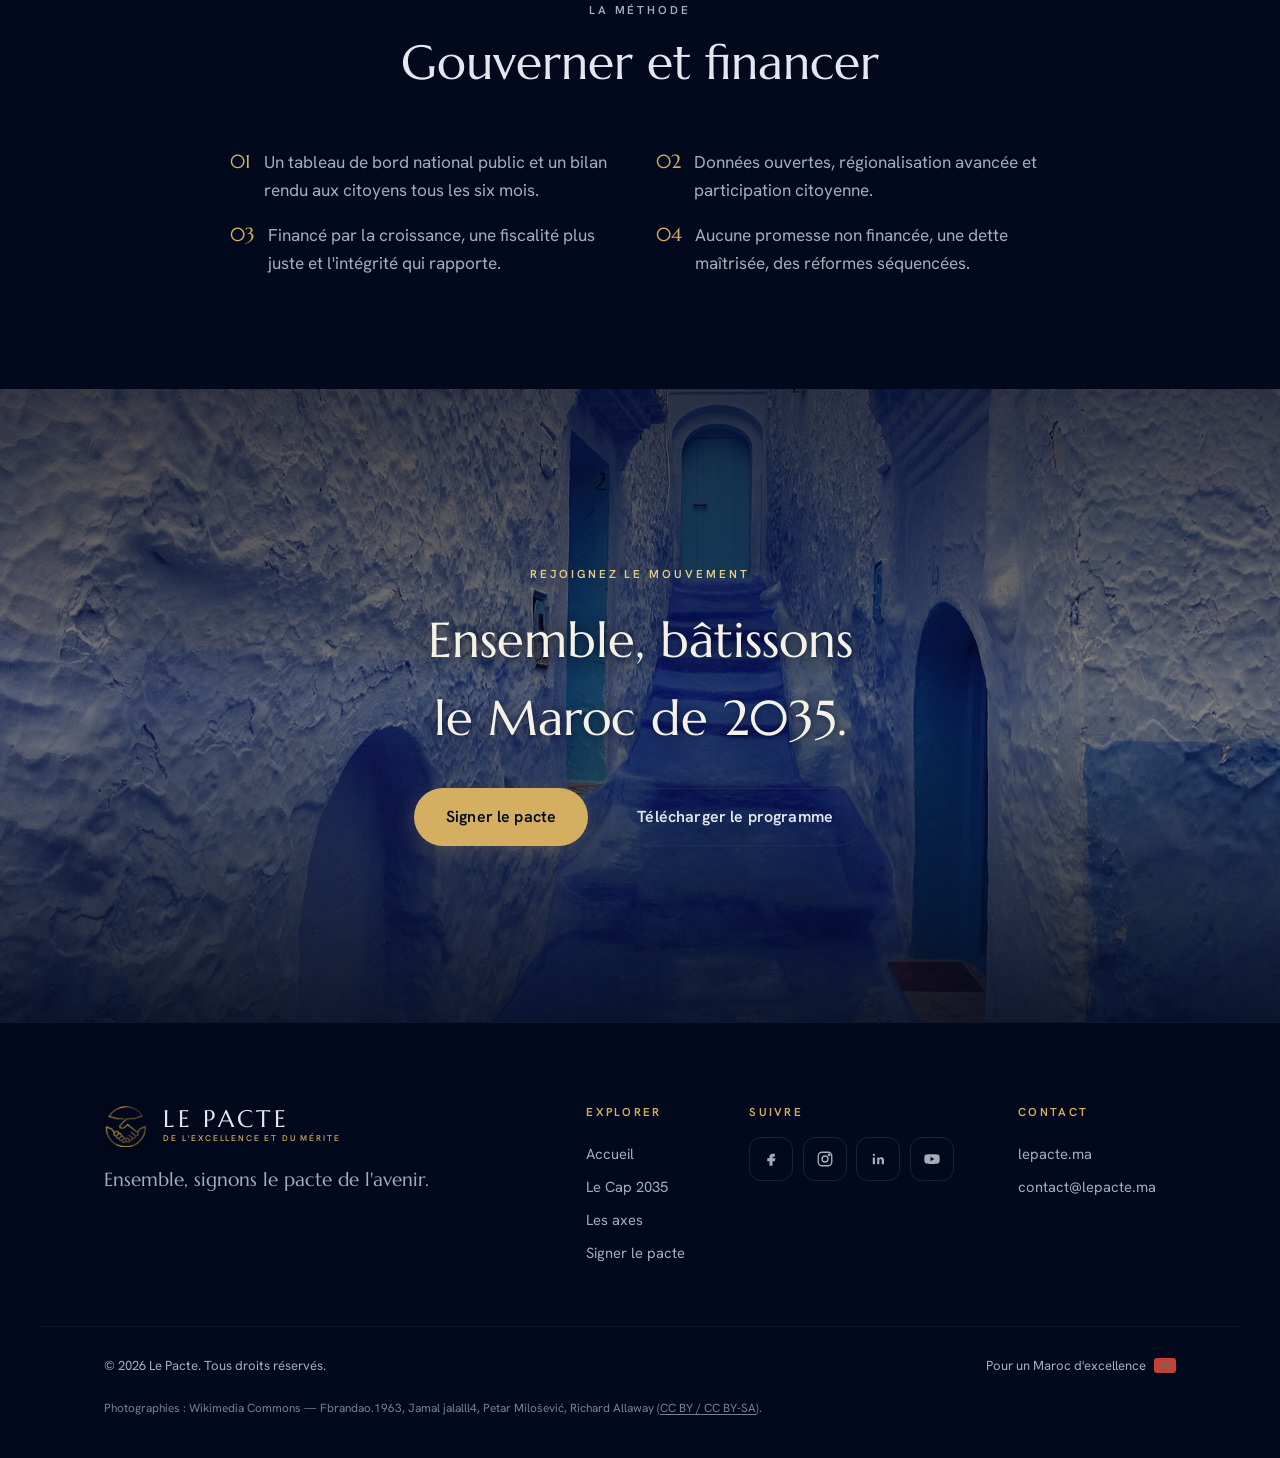
<file: programme.html>
<!DOCTYPE html>
<html lang="fr">
<head>
<meta charset="UTF-8" />
<meta name="viewport" content="width=device-width, initial-scale=1.0" />
<script>
/* Applique la langue mémorisée avant le premier rendu (évite le flash LTR pour l'arabe). */
(function(){try{var l=localStorage.getItem("lepacte-lang")||"fr";document.documentElement.lang=l;document.documentElement.dir=l==="ar"?"rtl":"ltr";}catch(e){}})();
</script>
<title>Le Pacte — Programme de gouvernement 2030-2035</title>
<meta name="description" content="Le programme de gouvernement du Pacte pour le Maroc 2030-2035 : vision, Cap 2035, treize axes de transformation, trajectoire et impact." />
<meta name="theme-color" content="#03091d" />
<link rel="canonical" href="https://hecrabatbusinessschool.github.io/lepacte.ma/programme.html" />
<meta property="og:title" content="Le Pacte — Programme de gouvernement 2030-2035" />
<meta property="og:description" content="Treize axes pour faire du Maroc l'un des pays les plus performants et agréables à vivre d'ici 2035." />
<meta property="og:type" content="website" />
<meta property="og:url" content="https://hecrabatbusinessschool.github.io/lepacte.ma/programme.html" />
<meta property="og:site_name" content="Le Pacte" />
<meta property="og:locale" content="fr_FR" />
<meta property="og:locale:alternate" content="ar_MA" />
<meta property="og:image" content="https://hecrabatbusinessschool.github.io/lepacte.ma/assets/morocco-rabat.jpg" />
<meta property="og:image:width" content="1600" />
<meta property="og:image:height" content="1196" />
<meta property="og:image:alt" content="Mausolée Mohammed V et Tour Mohammed VI, Rabat" />
<meta name="twitter:card" content="summary_large_image" />
<link rel="icon" type="image/png" href="assets/favicon.png" />
<link rel="preload" as="image" href="assets/morocco-rabat.jpg" fetchpriority="high" />
<link rel="preconnect" href="https://fonts.googleapis.com" />
<link rel="preconnect" href="https://fonts.gstatic.com" crossorigin />
<link href="https://fonts.googleapis.com/css2?family=Marcellus&family=Hanken+Grotesk:wght@400;500;600;700&family=Amiri:wght@400;700&family=Cairo:wght@400;500;600;700&display=swap" rel="stylesheet" />
<link rel="stylesheet" href="styles.css" />
<style>
/* ====== Page Programme (spécifique) ====== */
.prog-hero{ position:relative; isolation:isolate; text-align:center; overflow:hidden;
  padding-block:clamp(8rem,16vw,11rem) clamp(3rem,7vw,5rem);
  background:
    radial-gradient(120% 80% at 50% -10%, oklch(0.27 0.07 264 /.4) 0%, transparent 55%),
    linear-gradient(180deg, oklch(0.15 0.045 264/.6) 0%, oklch(0.17 0.05 264/.52) 45%, var(--navy-deep) 100%),
    url('assets/morocco-rabat.jpg') center 30%/cover no-repeat; }
.prog-hero .motif{ opacity:.05; }
.prog-hero .arch{ position:absolute; inset-block-end:-12%; left:50%; transform:translateX(-50%);
  width:min(680px,116vw); height:min(680px,116vw); z-index:0; opacity:.45; }
.prog-hero .arch svg{ width:100%; height:100%; }
.prog-hero .arch path{ fill:none; stroke:var(--gold-deep); stroke-width:0.4; }
.prog-hero .wrap{ position:relative; z-index:1; max-width:880px; }
.prog-hero .kicker{ display:inline-flex; align-items:center; gap:.7rem; }
.prog-hero .kicker::before, .prog-hero .kicker::after{ content:""; width:26px; height:1px; background:var(--gold-deep); }
.prog-hero h1{ font-size:clamp(2.3rem,1.5rem + 3.4vw,4.1rem); margin:1.3rem 0 1.2rem; text-wrap:balance;
  text-shadow:0 2px 28px oklch(0.145 0.045 264 / .65), 0 1px 6px oklch(0.145 0.045 264 / .45); }
.prog-hero .lead{ color:var(--text); font-size:clamp(1.05rem,1rem + .4vw,1.3rem); max-width:50ch; margin:0 auto 2.1rem; line-height:1.6;
  text-shadow:0 1px 16px oklch(0.145 0.045 264 / .6); }
.prog-cta{ display:flex; gap:1rem; justify-content:center; flex-wrap:wrap; }

.section{ padding-block:clamp(4rem,9vw,7rem); position:relative; }
.section.alt{ background:var(--navy-deep); }
.section .head{ text-align:center; max-width:700px; margin:0 auto clamp(2.4rem,5vw,3.6rem); }
.section h2{ font-size:clamp(1.9rem,1.4rem + 2.4vw,3rem); margin-top:.8rem; }
.section .head p{ color:var(--text-muted); margin-top:1rem; }

/* Vision / méthode */
.method-band{ text-align:center; padding-block:clamp(3.5rem,7vw,5.5rem); }
.method-vision{ font-family:var(--serif); font-size:clamp(1.6rem,1.2rem + 2vw,2.6rem); color:var(--ivory);
  max-width:24ch; margin:.7rem auto 1.8rem; line-height:1.25; text-wrap:balance; }
.method-rule{ max-width:300px; margin:1.9rem auto 1.7rem; }
.method-rule svg{ width:16px; height:16px; }
.method-chips{ display:flex; flex-wrap:wrap; justify-content:center; gap:.55rem 0; }
.method-chips span{ font-weight:600; font-size:.8rem; letter-spacing:.18em; text-transform:uppercase;
  color:var(--text-muted); padding:0 1.3rem; position:relative; }
html[dir="rtl"] .method-chips span{ letter-spacing:.04em; }
.method-chips span:not(:last-child)::after{ content:""; position:absolute; inset-inline-end:0; top:50%;
  transform:translateY(-50%); width:4px; height:4px; border-radius:50%; background:var(--gold-deep); }

/* Cap 2035 (réutilise .value) */
.cap-grid{ display:grid; gap:0 clamp(2rem,4vw,3.5rem); }
@media (min-width:800px){ .cap-grid{ grid-template-columns:1fr 1fr; } }
.cap-grid .value{ padding-block:1.5rem; }

/* Bande avenir (centrale solaire) */
.avenir-band{ position:relative; isolation:isolate; text-align:center; padding-block:clamp(5rem,12vw,8rem);
  background:
    linear-gradient(180deg, oklch(0.145 0.045 264/.68), oklch(0.16 0.05 264/.4), oklch(0.145 0.045 264/.85)),
    url('assets/morocco-solar.jpg') center/cover no-repeat; }
.avenir-band .wrap{ position:relative; z-index:1; max-width:820px; }
.avenir-band .kicker{ color:var(--gold-bright); }

/* Axes (liste éditoriale filetée, deux colonnes) */
.chantiers-grid{ display:grid; gap:0 clamp(2.5rem,5vw,4.5rem); border-block-end:1px solid var(--line-soft); }
@media (min-width:880px){ .chantiers-grid{ grid-template-columns:1fr 1fr; } }
.chantier-card{ display:grid; grid-template-columns:auto 1fr; column-gap:clamp(1.1rem,2.5vw,1.6rem); row-gap:.45rem;
  align-items:start; padding-block:1.55rem; border-block-start:1px solid var(--line-soft); }
.chantier-card .axis-num{ font-family:var(--serif); font-size:clamp(1.7rem,2.6vw,2.2rem); color:var(--gold);
  line-height:1; grid-row:1 / span 2; }
.chantier-card h3{ font-size:1.32rem; line-height:1.3; transition:color .3s; }
.chantier-card:hover h3{ color:var(--gold-bright); }
.chantier-card ul{ list-style:none; grid-column:2; display:flex; flex-wrap:wrap; align-items:baseline; }
.chantier-card li{ color:var(--text-muted); font-size:.9rem; line-height:1.55; }
.chantier-card li:not(:first-child)::before{ content:"·"; color:var(--gold-deep); margin-inline-end:.55rem; }
.chantier-card li{ margin-inline-end:.55rem; }

/* Trajectoire */
.timeline{ display:grid; gap:clamp(1.6rem,3vw,2.2rem); }
@media (min-width:820px){ .timeline{ grid-template-columns:repeat(3,1fr); } }
.phase{ border-block-start:2px solid var(--gold-deep); padding-block-start:1.3rem; }
.phase .ph-label{ font-size:.72rem; font-weight:700; letter-spacing:.16em; text-transform:uppercase; color:var(--gold); }
html[dir="rtl"] .phase .ph-label{ letter-spacing:.03em; }
.phase h3{ font-size:1.4rem; margin:.35rem 0 .7rem; }
.phase p{ color:var(--text-muted); }

/* Gouverner & financer */
.gov-grid{ display:grid; gap:1.1rem 2rem; max-width:820px; margin:0 auto; }
@media (min-width:700px){ .gov-grid{ grid-template-columns:1fr 1fr; } }
.gov-item{ display:flex; gap:.8rem; color:var(--text-muted); align-items:flex-start; }
.gov-item .mk{ color:var(--gold); flex:none; font-family:var(--serif); font-size:1.2rem; line-height:1.3; }

/* Bande d'appel (réutilise .creed) */
.creed .prog-cta{ margin-top:1.9rem; }
.dl-note{ text-align:center; color:var(--text-muted); font-size:.82rem; margin-top:1.4rem; }
</style>
</head>
<body>
<a class="skip" href="#cap" data-i18n="skip">Aller au programme</a>

<svg width="0" height="0" aria-hidden="true" style="position:absolute">
  <defs>
    <clipPath id="archClip" clipPathUnits="objectBoundingBox">
      <path d="M0,1 L0,0.44 Q0,0 0.5,0 Q1,0 1,0.44 L1,1 Z"/>
    </clipPath>
  </defs>
</svg>

<!-- ============ EN-TÊTE ============ -->
<header class="header" id="header">
  <a class="brand" href="index.html" aria-label="Le Pacte, accueil">
    <img src="assets/emblem-gold.png" alt="" width="232" height="216" />
    <span class="name">LE PACTE<small data-i18n="brand.sub">De l'excellence et du mérite</small></span>
  </a>
  <nav class="nav" aria-label="Navigation principale">
    <a href="index.html#vision" data-i18n="nav.vision">Vision</a>
    <a href="index.html#valeurs" data-i18n="nav.values">Valeurs</a>
    <a href="index.html#piliers" data-i18n="nav.pillars">Piliers</a>
    <a href="index.html#fondateurs" data-i18n="nav.chef">Fondateurs</a>
    <a href="programme.html" aria-current="page" data-i18n="nav.programme">Programme</a>
  </nav>
  <div class="actions">
    <button class="lang" id="langBtn" aria-label="Changer de langue">
      <svg viewBox="0 0 24 24" fill="none" stroke="currentColor" stroke-width="1.6"><circle cx="12" cy="12" r="9"/><path d="M3 12h18M12 3a15 15 0 0 1 0 18M12 3a15 15 0 0 0 0 18"/></svg>
      <span id="langLabel">العربية</span>
    </button>
    <a href="index.html#join" class="btn btn-gold" data-i18n="cta.sign">Signer le pacte</a>
    <button class="burger" id="burger" aria-label="Menu" aria-expanded="false"><span></span></button>
  </div>
</header>

<div class="mobile-menu" id="mobileMenu">
  <a href="index.html#vision" data-i18n="nav.vision">Vision</a>
  <a href="index.html#valeurs" data-i18n="nav.values">Valeurs</a>
  <a href="index.html#piliers" data-i18n="nav.pillars">Piliers</a>
  <a href="index.html#fondateurs" data-i18n="nav.chef">Fondateurs</a>
  <a href="programme.html" aria-current="page" data-i18n="nav.programme">Programme</a>
  <a href="index.html#join" class="btn btn-gold btn-lg" data-i18n="cta.sign">Signer le pacte</a>
</div>

<!-- ============ HERO PROGRAMME ============ -->
<section class="prog-hero" id="top">
  <div class="motif"></div>
  <div class="arch" aria-hidden="true">
    <svg viewBox="0 0 100 100" fill="none"><path d="M2,100 L2,46 Q2,4 50,4 Q98,4 98,46 L98,100"/></svg>
  </div>
  <div class="wrap">
    <span class="kicker" data-i18n="prog.kicker">Programme de gouvernement · 2030-2035</span>
    <h1 data-i18n="prog.title">Le Pacte pour le Maroc 2030-2035</h1>
    <p class="lead" data-i18n="prog.lead">Une décennie pour faire du Maroc l'un des pays les plus performants et les plus agréables à vivre de sa région : une trajectoire chiffrée, financée, évaluée.</p>
    <div class="prog-cta">
      <a href="#cap" class="btn btn-gold btn-lg" data-i18n="cta.read">Découvrir le Cap 2035</a>
      <a href="docs/programme-le-pacte-2030-2035.pdf" download class="btn btn-ghost btn-lg" data-i18n="cta.download">Télécharger le programme</a>
    </div>
  </div>
</section>

<!-- ============ VISION / MÉTHODE ============ -->
<section class="method-band">
  <div class="wrap">
    <p class="kicker reveal" data-i18n="method.label">Notre vision</p>
    <p class="method-vision reveal" data-d="1" data-i18n="method.vision">Un Maroc d'excellence, fidèle à ses valeurs, tourné vers l'avenir.</p>
    <div class="rule method-rule reveal" data-d="2" aria-hidden="true"><svg viewBox="0 0 24 24" fill="none" stroke="currentColor" stroke-width="1.4"><path d="M12 2l2.2 6.8H21l-5.5 4 2.1 6.8L12 15.6 6.4 19.6l2.1-6.8L3 8.8h6.8z"/></svg></div>
    <div class="method-chips reveal" data-d="3">
      <span data-i18n="method.m1">Mérite</span>
      <span data-i18n="method.m2">Intégrité</span>
      <span data-i18n="method.m3">Redevabilité</span>
      <span data-i18n="method.m4">Preuve</span>
      <span data-i18n="method.m5">Écoute</span>
    </div>
  </div>
</section>

<!-- ============ LE CAP 2035 ============ -->
<section class="section alt" id="cap">
  <div class="wrap">
    <div class="head">
      <p class="kicker reveal" data-i18n="cap.kicker">Le Cap 2035</p>
      <h2 class="reveal" data-d="1" data-i18n="cap.title">Dix objectifs nationaux</h2>
      <p class="reveal" data-d="2" data-i18n="cap.intro">Dix repères mesurables, rendus publics et suivis chaque année : voilà le contrat. Point de départ vers 2030, cible 2035.</p>
    </div>
    <div class="cap-grid">
      <div class="value reveal"><span class="num">01</span><div><p data-i18n="cap.1">Éducation : entrer dans le premier tiers régional et ramener l'abandon au collège sous 2%.</p></div></div>
      <div class="value reveal"><span class="num">02</span><div><p data-i18n="cap.2">Emploi des jeunes : chômage des 15-24 ans sous 18% et environ 1,5 million d'emplois.</p></div></div>
      <div class="value reveal"><span class="num">03</span><div><p data-i18n="cap.3">Santé : couverture effective proche de 100% et 2 à 3 ans d'espérance de vie en bonne santé en plus.</p></div></div>
      <div class="value reveal"><span class="num">04</span><div><p data-i18n="cap.4">Croissance : 5 à 6% par an et revenu par habitant en hausse d'environ 40%.</p></div></div>
      <div class="value reveal"><span class="num">05</span><div><p data-i18n="cap.5">Intégrité : progresser d'au moins 30 places sur l'indice de perception de la corruption.</p></div></div>
      <div class="value reveal"><span class="num">06</span><div><p data-i18n="cap.6">Eau : sécuriser durablement l'approvisionnement par le dessalement et la réutilisation.</p></div></div>
      <div class="value reveal"><span class="num">07</span><div><p data-i18n="cap.7">Énergie : plus de 60% d'électricité d'origine renouvelable.</p></div></div>
      <div class="value reveal"><span class="num">08</span><div><p data-i18n="cap.8">Numérique : 100% des démarches publiques accessibles en ligne.</p></div></div>
      <div class="value reveal"><span class="num">09</span><div><p data-i18n="cap.9">Pauvreté : réduite de moitié, avec une protection sociale universelle.</p></div></div>
      <div class="value reveal"><span class="num">10</span><div><p data-i18n="cap.10">Femmes : taux d'activité porté d'environ 20% vers 35%.</p></div></div>
    </div>
  </div>
</section>

<!-- ============ BANDE AVENIR ============ -->
<section class="avenir-band" id="avenir">
  <div class="wrap">
    <p class="kicker reveal" data-i18n="avenir.kicker">L'avenir</p>
    <p class="creed-line serif reveal" data-d="1" data-i18n="avenir.line">Un Maroc souverain de son eau, de son énergie et de son destin.</p>
  </div>
</section>

<!-- ============ LES 13 AXES ============ -->
<section class="section" id="axes">
  <div class="wrap">
    <div class="head">
      <p class="kicker reveal" data-i18n="axes.kicker">Le programme</p>
      <h2 class="reveal" data-d="1" data-i18n="axes.title">Les treize axes</h2>
      <p class="reveal" data-d="2" data-i18n="axes.intro">Treize axes qui couvrent tout le champ de l'action publique, de l'école au climat, de la santé à la sécurité. Rien n'est laissé au hasard, rien n'est promis sans être financé.</p>
    </div>
    <div class="chantiers-grid">
      <article class="chantier-card reveal"><span class="axis-num">01</span><h3 data-i18n="ax1.t">Vision politique et valeurs</h3><ul><li data-i18n="ax1.a">Justice sociale et égalité des chances</li><li data-i18n="ax1.b">Souveraineté et modernisation</li><li data-i18n="ax1.c">Intégrité, mérite et redevabilité</li></ul></article>
      <article class="chantier-card reveal"><span class="axis-num">02</span><h3 data-i18n="ax2.t">Éducation, formation et recherche</h3><ul><li data-i18n="ax2.a">Mérite : bourses et internats d'excellence</li><li data-i18n="ax2.b">Éthique, civisme et intégrité des examens</li><li data-i18n="ax2.c">Excellence des apprentissages, langues et recherche</li></ul></article>
      <article class="chantier-card reveal"><span class="axis-num">03</span><h3 data-i18n="ax3.t">Économie, emploi et pouvoir d'achat</h3><ul><li data-i18n="ax3.a">Fiscalité réformée et climat des affaires</li><li data-i18n="ax3.b">Soutien aux entrepreneurs et aux PME</li><li data-i18n="ax3.c">Industrie nationale et recul de l'informel</li></ul></article>
      <article class="chantier-card reveal"><span class="axis-num">04</span><h3 data-i18n="ax4.t">Santé et protection sociale</h3><ul><li data-i18n="ax4.a">Hôpitaux régionaux renforcés</li><li data-i18n="ax4.b">Couverture médicale et médecin traitant</li><li data-i18n="ax4.c">Parcours patient digitalisé et prévention</li></ul></article>
      <article class="chantier-card reveal"><span class="axis-num">05</span><h3 data-i18n="ax5.t">Justice sociale et inégalités</h3><ul><li data-i18n="ax5.a">Soutien aux classes moyennes et aux plus vulnérables</li><li data-i18n="ax5.b">Femmes, handicap et inclusion</li><li data-i18n="ax5.c">Monde rural et régions défavorisées</li></ul></article>
      <article class="chantier-card reveal"><span class="axis-num">06</span><h3 data-i18n="ax6.t">Gouvernance et anti-corruption</h3><ul><li data-i18n="ax6.a">Digitalisation complète des services publics</li><li data-i18n="ax6.b">Simplification administrative et délais opposables</li><li data-i18n="ax6.c">Marchés publics contrôlés, indicateurs publiés</li></ul></article>
      <article class="chantier-card reveal"><span class="axis-num">07</span><h3 data-i18n="ax7.t">Sécurité, justice et ordre public</h3><ul><li data-i18n="ax7.a">Sécurité intérieure et lutte contre la cybercriminalité</li><li data-i18n="ax7.b">Justice indépendante et plus rapide</li><li data-i18n="ax7.c">Prévention, prisons et réinsertion</li></ul></article>
      <article class="chantier-card reveal"><span class="axis-num">08</span><h3 data-i18n="ax8.t">Territoires et monde rural</h3><ul><li data-i18n="ax8.a">Régionalisation et soutien aux communes</li><li data-i18n="ax8.b">Infrastructures et transport public</li><li data-i18n="ax8.c">Eau, santé et école pour le monde rural</li></ul></article>
      <article class="chantier-card reveal"><span class="axis-num">09</span><h3 data-i18n="ax9.t">Environnement, eau, énergie, climat</h3><ul><li data-i18n="ax9.a">Sécurité de l'eau (dessalement, réutilisation)</li><li data-i18n="ax9.b">Énergies renouvelables et hydrogène vert</li><li data-i18n="ax9.c">Agriculture durable et villes vertes</li></ul></article>
      <article class="chantier-card reveal"><span class="axis-num">10</span><h3 data-i18n="ax10.t">Numérique, innovation et IA</h3><ul><li data-i18n="ax10.a">Services publics 100% en ligne</li><li data-i18n="ax10.b">Souveraineté numérique et cybersécurité</li><li data-i18n="ax10.c">Intelligence artificielle, données et startups</li></ul></article>
      <article class="chantier-card reveal"><span class="axis-num">11</span><h3 data-i18n="ax11.t">Culture, jeunesse et sport</h3><ul><li data-i18n="ax11.a">Patrimoine et industries créatives</li><li data-i18n="ax11.b">Sport pour tous et de haut niveau</li><li data-i18n="ax11.c">Service civique et engagement des jeunes</li></ul></article>
      <article class="chantier-card reveal"><span class="axis-num">12</span><h3 data-i18n="ax12.t">Diplomatie et diaspora</h3><ul><li data-i18n="ax12.a">Diplomatie économique et partenariats</li><li data-i18n="ax12.b">Leadership et intégration africaine</li><li data-i18n="ax12.c">Marocains du monde mobilisés</li></ul></article>
      <article class="chantier-card reveal"><span class="axis-num">13</span><h3 data-i18n="ax13.t">Financement et faisabilité</h3><ul><li data-i18n="ax13.a">Aucune promesse non financée</li><li data-i18n="ax13.b">Croissance, fiscalité juste, intégrité qui rapporte</li><li data-i18n="ax13.c">Priorités, calendrier et évaluation</li></ul></article>
    </div>
  </div>
</section>

<!-- ============ TRAJECTOIRE ============ -->
<section class="section alt" id="trajectoire">
  <div class="wrap">
    <div class="head">
      <p class="kicker reveal" data-i18n="traj.kicker">Le calendrier</p>
      <h2 class="reveal" data-d="1" data-i18n="traj.title">La trajectoire 2030-2035</h2>
    </div>
    <div class="timeline">
      <div class="phase reveal" data-d="1">
        <p class="ph-label" data-i18n="traj.p1.label">Les 100 premiers jours</p>
        <h3 data-i18n="traj.p1.t">Les preuves de la confiance</h3>
        <p data-i18n="traj.p1.d">Concours transparents, démarches en ligne, premiers bilans publics et plans d'urgence pour l'école, l'eau et la santé.</p>
      </div>
      <div class="phase reveal" data-d="2">
        <p class="ph-label" data-i18n="traj.p2.label">Années 1-2</p>
        <h3 data-i18n="traj.p2.t">Le déploiement</h3>
        <p data-i18n="traj.p2.d">Préscolaire rural, médecin traitant, délais opposables, accélération du dessalement et des énergies renouvelables.</p>
      </div>
      <div class="phase reveal" data-d="3">
        <p class="ph-label" data-i18n="traj.p3.label">Années 3-5</p>
        <h3 data-i18n="traj.p3.t">La généralisation</h3>
        <p data-i18n="traj.p3.d">Cibles du Cap 2035 atteintes, souveraineté hydrique et énergétique renforcée, services publics entièrement numériques.</p>
      </div>
    </div>
  </div>
</section>

<!-- ============ GOUVERNER & FINANCER ============ -->
<section class="section" id="gouverner">
  <div class="wrap">
    <div class="head">
      <p class="kicker reveal" data-i18n="gov.kicker">La méthode</p>
      <h2 class="reveal" data-d="1" data-i18n="gov.title">Gouverner et financer</h2>
    </div>
    <div class="gov-grid">
      <div class="gov-item reveal"><span class="mk">01</span><p data-i18n="gov.g1">Un tableau de bord national public et un bilan rendu aux citoyens tous les six mois.</p></div>
      <div class="gov-item reveal"><span class="mk">02</span><p data-i18n="gov.g2">Données ouvertes, régionalisation avancée et participation citoyenne.</p></div>
      <div class="gov-item reveal"><span class="mk">03</span><p data-i18n="gov.g3">Financé par la croissance, une fiscalité plus juste et l'intégrité qui rapporte.</p></div>
      <div class="gov-item reveal"><span class="mk">04</span><p data-i18n="gov.g4">Aucune promesse non financée, une dette maîtrisée, des réformes séquencées.</p></div>
    </div>
  </div>
</section>

<!-- ============ APPEL ============ -->
<section class="creed" id="appel">
  <div class="wrap">
    <p class="kicker reveal" data-i18n="ctaband.kicker">Rejoignez le mouvement</p>
    <p class="creed-line serif reveal" data-d="1" data-i18n="ctaband.title">Ensemble, bâtissons le Maroc de 2035.</p>
    <div class="prog-cta reveal" data-d="2">
      <a href="index.html#join" class="btn btn-gold btn-lg" data-i18n="cta.sign">Signer le pacte</a>
      <a href="docs/programme-le-pacte-2030-2035.pdf" download class="btn btn-ghost btn-lg" data-i18n="cta.download">Télécharger le programme</a>
    </div>
  </div>
</section>

<!-- ============ PIED DE PAGE ============ -->
<footer class="footer">
  <div class="wrap footer-top">
    <div>
      <a class="brand" href="index.html" aria-label="Le Pacte">
        <img src="assets/emblem-gold.png" alt="" width="232" height="216" loading="lazy" decoding="async" />
        <span class="name">LE PACTE<small data-i18n="brand.sub">De l'excellence et du mérite</small></span>
      </a>
      <p class="foot-tag" data-i18n="footer.tag">Ensemble, signons le pacte de l'avenir.</p>
    </div>
    <div class="foot-cols">
      <div class="foot-col">
        <h4 data-i18n="footer.explore">Explorer</h4>
        <a href="index.html" data-i18n="nav.home">Accueil</a>
        <a href="#cap" data-i18n="nav.cap">Le Cap 2035</a>
        <a href="#axes" data-i18n="nav.axes">Les axes</a>
        <a href="index.html#join" data-i18n="cta.sign">Signer le pacte</a>
      </div>
      <div class="foot-col">
        <h4 data-i18n="footer.follow">Suivre</h4>
        <div class="socials">
          <a href="#" aria-label="Facebook"><svg viewBox="0 0 24 24" fill="currentColor"><path d="M14 9h3V5h-3c-2.2 0-4 1.8-4 4v2H7v4h3v6h4v-6h3l1-4h-4V9c0-.6.4-1 1-1z"/></svg></a>
          <a href="#" aria-label="Instagram"><svg viewBox="0 0 24 24" fill="none" stroke="currentColor" stroke-width="1.8"><rect x="3" y="3" width="18" height="18" rx="5"/><circle cx="12" cy="12" r="4"/><circle cx="17.5" cy="6.5" r="1" fill="currentColor"/></svg></a>
          <a href="#" aria-label="LinkedIn"><svg viewBox="0 0 24 24" fill="currentColor"><path d="M6.5 8A1.5 1.5 0 1 0 6.5 5a1.5 1.5 0 0 0 0 3zM5 10h3v9H5zm6 0h2.8v1.3c.4-.7 1.4-1.5 3-1.5 2.7 0 3.2 1.8 3.2 4.1V19h-3v-4.5c0-1.1 0-2.5-1.5-2.5s-1.7 1.2-1.7 2.4V19h-3z"/></svg></a>
          <a href="#" aria-label="YouTube"><svg viewBox="0 0 24 24" fill="currentColor"><path d="M22 8.2a3 3 0 0 0-2.1-2.1C18 5.5 12 5.5 12 5.5s-6 0-7.9.6A3 3 0 0 0 2 8.2 31 31 0 0 0 1.7 12 31 31 0 0 0 2 15.8a3 3 0 0 0 2.1 2.1c1.9.6 7.9.6 7.9.6s6 0 7.9-.6a3 3 0 0 0 2.1-2.1A31 31 0 0 0 22.3 12 31 31 0 0 0 22 8.2zM10 15V9l5.2 3z"/></svg></a>
        </div>
      </div>
      <div class="foot-col">
        <h4 data-i18n="footer.contact">Contact</h4>
        <a href="https://lepacte.ma">lepacte.ma</a>
        <a href="mailto:contact@lepacte.ma">contact@lepacte.ma</a>
      </div>
    </div>
  </div>
  <div class="wrap footer-bottom">
    <span>© 2026 Le Pacte. <span data-i18n="footer.rights">Tous droits réservés.</span></span>
    <span class="flag">
      <span data-i18n="footer.made">Pour un Maroc d'excellence</span>
      <span class="strip" role="img" aria-label="Maroc"><svg viewBox="0 0 24 24" fill="none" stroke="currentColor" stroke-width="1.4"><path d="M12 3l2.5 7.6H22l-6 4.5 2.3 7.4L12 18l-6.3 4.5L8 15.1 2 10.6h7.5z"/></svg></span>
    </span>
  </div>
  <div class="wrap credits">
    <span data-i18n="credits.label">Photographies</span> : Wikimedia Commons — Fbrandao.1963, Jamal jalalll4, Petar Milošević, Richard Allaway (<a href="https://commons.wikimedia.org" target="_blank" rel="noopener">CC BY / CC BY-SA</a>).
  </div>
</footer>

<script>
const I18N = {
  fr: {
    "skip":"Aller au programme",
    "brand.sub":"De l'excellence et du mérite",
    "nav.home":"Accueil","nav.cap":"Le Cap 2035","nav.axes":"Les axes",
    "nav.vision":"Vision","nav.values":"Valeurs","nav.pillars":"Piliers","nav.chef":"Fondateurs","nav.programme":"Programme",
    "cta.sign":"Signer le pacte","cta.read":"Découvrir le Cap 2035","cta.download":"Télécharger le programme",
    "prog.kicker":"Programme de gouvernement · 2030-2035",
    "prog.title":"Le Pacte pour le Maroc 2030-2035",
    "prog.lead":"Une décennie pour faire du Maroc l'un des pays les plus performants et les plus agréables à vivre de sa région : une trajectoire chiffrée, financée, évaluée.",
    "method.label":"Notre vision",
    "method.vision":"Un Maroc d'excellence, fidèle à ses valeurs, tourné vers l'avenir.",
    "method.m1":"Mérite","method.m2":"Intégrité","method.m3":"Redevabilité","method.m4":"Preuve","method.m5":"Écoute",
    "cap.kicker":"Le Cap 2035","cap.title":"Dix objectifs nationaux",
    "cap.intro":"Dix repères mesurables, rendus publics et suivis chaque année : voilà le contrat. Point de départ vers 2030, cible 2035.",
    "cap.1":"Éducation : entrer dans le premier tiers régional et ramener l'abandon au collège sous 2%.",
    "cap.2":"Emploi des jeunes : chômage des 15-24 ans sous 18% et environ 1,5 million d'emplois.",
    "cap.3":"Santé : couverture effective proche de 100% et 2 à 3 ans d'espérance de vie en bonne santé en plus.",
    "cap.4":"Croissance : 5 à 6% par an et revenu par habitant en hausse d'environ 40%.",
    "cap.5":"Intégrité : progresser d'au moins 30 places sur l'indice de perception de la corruption.",
    "cap.6":"Eau : sécuriser durablement l'approvisionnement par le dessalement et la réutilisation.",
    "cap.7":"Énergie : plus de 60% d'électricité d'origine renouvelable.",
    "cap.8":"Numérique : 100% des démarches publiques accessibles en ligne.",
    "cap.9":"Pauvreté : réduite de moitié, avec une protection sociale universelle.",
    "cap.10":"Femmes : taux d'activité porté d'environ 20% vers 35%.",
    "avenir.kicker":"L'avenir","avenir.line":"Un Maroc souverain de son eau, de son énergie et de son destin.","credits.label":"Photographies",
    "axes.kicker":"Le programme","axes.title":"Les treize axes","axes.intro":"Treize axes qui couvrent tout le champ de l'action publique, de l'école au climat, de la santé à la sécurité. Rien n'est laissé au hasard, rien n'est promis sans être financé.",
    "ax1.t":"Vision politique et valeurs","ax1.a":"Justice sociale et égalité des chances","ax1.b":"Souveraineté et modernisation","ax1.c":"Intégrité, mérite et redevabilité",
    "ax2.t":"Éducation, formation et recherche","ax2.a":"Mérite : bourses et internats d'excellence","ax2.b":"Éthique, civisme et intégrité des examens","ax2.c":"Excellence des apprentissages, langues et recherche",
    "ax3.t":"Économie, emploi et pouvoir d'achat","ax3.a":"Fiscalité réformée et climat des affaires","ax3.b":"Soutien aux entrepreneurs et aux PME","ax3.c":"Industrie nationale et recul de l'informel",
    "ax4.t":"Santé et protection sociale","ax4.a":"Hôpitaux régionaux renforcés","ax4.b":"Couverture médicale et médecin traitant","ax4.c":"Parcours patient digitalisé et prévention",
    "ax5.t":"Justice sociale et inégalités","ax5.a":"Soutien aux classes moyennes et aux plus vulnérables","ax5.b":"Femmes, handicap et inclusion","ax5.c":"Monde rural et régions défavorisées",
    "ax6.t":"Gouvernance et anti-corruption","ax6.a":"Digitalisation complète des services publics","ax6.b":"Simplification administrative et délais opposables","ax6.c":"Marchés publics contrôlés, indicateurs publiés",
    "ax7.t":"Sécurité, justice et ordre public","ax7.a":"Sécurité intérieure et lutte contre la cybercriminalité","ax7.b":"Justice indépendante et plus rapide","ax7.c":"Prévention, prisons et réinsertion",
    "ax8.t":"Territoires et monde rural","ax8.a":"Régionalisation et soutien aux communes","ax8.b":"Infrastructures et transport public","ax8.c":"Eau, santé et école pour le monde rural",
    "ax9.t":"Environnement, eau, énergie, climat","ax9.a":"Sécurité de l'eau (dessalement, réutilisation)","ax9.b":"Énergies renouvelables et hydrogène vert","ax9.c":"Agriculture durable et villes vertes",
    "ax10.t":"Numérique, innovation et IA","ax10.a":"Services publics 100% en ligne","ax10.b":"Souveraineté numérique et cybersécurité","ax10.c":"Intelligence artificielle, données et startups",
    "ax11.t":"Culture, jeunesse et sport","ax11.a":"Patrimoine et industries créatives","ax11.b":"Sport pour tous et de haut niveau","ax11.c":"Service civique et engagement des jeunes",
    "ax12.t":"Diplomatie et diaspora","ax12.a":"Diplomatie économique et partenariats","ax12.b":"Leadership et intégration africaine","ax12.c":"Marocains du monde mobilisés",
    "ax13.t":"Financement et faisabilité","ax13.a":"Aucune promesse non financée","ax13.b":"Croissance, fiscalité juste, intégrité qui rapporte","ax13.c":"Priorités, calendrier et évaluation",
    "traj.kicker":"Le calendrier","traj.title":"La trajectoire 2030-2035",
    "traj.p1.label":"Les 100 premiers jours","traj.p1.t":"Les preuves de la confiance","traj.p1.d":"Concours transparents, démarches en ligne, premiers bilans publics et plans d'urgence pour l'école, l'eau et la santé.",
    "traj.p2.label":"Années 1-2","traj.p2.t":"Le déploiement","traj.p2.d":"Préscolaire rural, médecin traitant, délais opposables, accélération du dessalement et des énergies renouvelables.",
    "traj.p3.label":"Années 3-5","traj.p3.t":"La généralisation","traj.p3.d":"Cibles du Cap 2035 atteintes, souveraineté hydrique et énergétique renforcée, services publics entièrement numériques.",
    "gov.kicker":"La méthode","gov.title":"Gouverner et financer",
    "gov.g1":"Un tableau de bord national public et un bilan rendu aux citoyens tous les six mois.",
    "gov.g2":"Données ouvertes, régionalisation avancée et participation citoyenne.",
    "gov.g3":"Financé par la croissance, une fiscalité plus juste et l'intégrité qui rapporte.",
    "gov.g4":"Aucune promesse non financée, une dette maîtrisée, des réformes séquencées.",
    "ctaband.kicker":"Rejoignez le mouvement","ctaband.title":"Ensemble, bâtissons le Maroc de 2035.",
    "footer.tag":"Ensemble, signons le pacte de l'avenir.","footer.explore":"Explorer","footer.follow":"Suivre","footer.contact":"Contact",
    "footer.rights":"Tous droits réservés.","footer.made":"Pour un Maroc d'excellence",
    "a11y.lang":"Basculer en arabe","a11y.menu":"Menu",
    "meta.desc":"Le programme de gouvernement du Pacte pour le Maroc 2030-2035 : vision, Cap 2035, treize axes de transformation, trajectoire et impact.",
    "_langLabel":"العربية"
  },
  ar: {
    "skip":"الانتقال إلى البرنامج",
    "brand.sub":"من أجل التميّز والاستحقاق",
    "nav.home":"الرئيسية","nav.cap":"الأفق 2035","nav.axes":"المحاور",
    "nav.vision":"الرؤية","nav.values":"القيم","nav.pillars":"الركائز","nav.chef":"المؤسِّسون","nav.programme":"البرنامج",
    "cta.sign":"وقّع الميثاق","cta.read":"اكتشف الأفق 2035","cta.download":"تحميل البرنامج",
    "prog.kicker":"برنامج حكومي · 2030-2035",
    "prog.title":"الميثاق من أجل المغرب 2030-2035",
    "prog.lead":"عقدٌ من الزمن لنجعل من المغرب أحد أكثر بلدان منطقته أداءً وأطيبها عيشًا: مسارٌ مضبوطٌ بالأرقام، مموَّلٌ، وخاضعٌ للتقييم.",
    "method.label":"رؤيتنا",
    "method.vision":"مغربُ التميّز، وفيٌّ لقيمه، متطلّعٌ إلى المستقبل.",
    "method.m1":"الاستحقاق","method.m2":"النزاهة","method.m3":"المحاسبة","method.m4":"البرهان","method.m5":"الإصغاء",
    "cap.kicker":"الأفق 2035","cap.title":"عشرة أهداف وطنية",
    "cap.intro":"عشرة مؤشّرات قابلة للقياس، تُنشَر وتُتابَع كلّ سنة: هذا هو العقد. الانطلاق في حدود 2030، والهدف 2035.",
    "cap.1":"التعليم: الدخول إلى الثلث الأول إقليميًا وخفض الانقطاع في الإعدادي إلى أقل من 2%.",
    "cap.2":"تشغيل الشباب: خفض بطالة 15-24 سنة إلى أقل من 18% وخلق نحو 1,5 مليون منصب شغل.",
    "cap.3":"الصحة: تغطية فعلية قرابة 100% وزيادة معدّل العمر في صحة جيّدة بسنتين إلى ثلاث.",
    "cap.4":"النمو: 5 إلى 6% سنويًا ورفع الدخل الفردي بنحو 40%.",
    "cap.5":"النزاهة: التقدّم بثلاثين مرتبة على الأقل في مؤشّر إدراك الفساد.",
    "cap.6":"الماء: تأمين التزويد بشكل دائم عبر تحلية مياه البحر وإعادة الاستعمال.",
    "cap.7":"الطاقة: أكثر من 60% من الكهرباء من مصادر متجدّدة.",
    "cap.8":"الرقمنة: 100% من الخدمات العمومية متاحة عبر الإنترنت.",
    "cap.9":"الفقر: تقليصه إلى النصف مع حماية اجتماعية شاملة.",
    "cap.10":"النساء: رفع معدّل النشاط من نحو 20% إلى 35%.",
    "avenir.kicker":"المستقبل","avenir.line":"مغربٌ سيّدٌ على مائه وطاقته ومصيره.","credits.label":"الصور",
    "axes.kicker":"البرنامج","axes.title":"المحاور الثلاثة عشر","axes.intro":"ثلاثة عشر محورًا تغطّي حقل العمل العمومي كلّه، من المدرسة إلى المناخ ومن الصحة إلى الأمن. لا شيء يُترَك للصدفة، ولا وعدَ بلا تمويل.",
    "ax1.t":"الرؤية السياسية والقيم","ax1.a":"العدالة الاجتماعية وتكافؤ الفرص","ax1.b":"السيادة والتحديث","ax1.c":"النزاهة والاستحقاق والمحاسبة",
    "ax2.t":"التعليم والتكوين والبحث","ax2.a":"الاستحقاق: منح وداخليات التميّز","ax2.b":"الأخلاق والمواطنة ونزاهة الامتحانات","ax2.c":"تميّز التعلّمات واللغات والبحث",
    "ax3.t":"الاقتصاد والشغل والقدرة الشرائية","ax3.a":"إصلاح الجباية ومناخ الأعمال","ax3.b":"دعم المقاولين والمقاولات الصغرى","ax3.c":"صناعة وطنية وتقليص القطاع غير المهيكل",
    "ax4.t":"الصحة والحماية الاجتماعية","ax4.a":"تعزيز المستشفيات الجهوية","ax4.b":"التغطية الصحية والطبيب المُعالِج","ax4.c":"رقمنة مسار المريض والوقاية",
    "ax5.t":"العدالة الاجتماعية والفوارق","ax5.a":"دعم الطبقة الوسطى والفئات الهشّة","ax5.b":"النساء والإعاقة والإدماج","ax5.c":"العالم القروي والجهات المحرومة",
    "ax6.t":"الحكامة ومحاربة الفساد","ax6.a":"رقمنة كاملة للخدمات العمومية","ax6.b":"تبسيط إداري وآجال مُلزِمة","ax6.c":"مراقبة الصفقات ونشر مؤشّرات الأداء",
    "ax7.t":"الأمن والعدالة والنظام العام","ax7.a":"الأمن الداخلي ومكافحة الجرائم الإلكترونية","ax7.b":"عدالة مستقلّة وأسرع","ax7.c":"الوقاية والسجون وإعادة الإدماج",
    "ax8.t":"المجالات والعالم القروي","ax8.a":"الجهوية ودعم الجماعات","ax8.b":"البنيات التحتية والنقل العمومي","ax8.c":"الماء والصحة والمدرسة للعالم القروي",
    "ax9.t":"البيئة والماء والطاقة والمناخ","ax9.a":"تأمين الماء (التحلية وإعادة الاستعمال)","ax9.b":"الطاقات المتجدّدة والهيدروجين الأخضر","ax9.c":"فلاحة مستدامة ومدن خضراء",
    "ax10.t":"الرقمنة والابتكار والذكاء الاصطناعي","ax10.a":"خدمات عمومية رقمية بالكامل","ax10.b":"السيادة الرقمية والأمن السيبراني","ax10.c":"الذكاء الاصطناعي والبيانات والشركات الناشئة",
    "ax11.t":"الثقافة والشباب والرياضة","ax11.a":"التراث والصناعات الإبداعية","ax11.b":"الرياضة للجميع ورياضة النخبة","ax11.c":"الخدمة المدنية والتزام الشباب",
    "ax12.t":"الدبلوماسية والجالية","ax12.a":"الدبلوماسية الاقتصادية والشراكات","ax12.b":"الريادة والاندماج الإفريقي","ax12.c":"تعبئة مغاربة العالم",
    "ax13.t":"التمويل والقابلية للتنفيذ","ax13.a":"لا وعود بلا تمويل","ax13.b":"النمو وجباية عادلة والنزاهة التي تُدِرّ موارد","ax13.c":"الأولويات والرزنامة والتقييم",
    "traj.kicker":"الرزنامة","traj.title":"المسار 2030-2035",
    "traj.p1.label":"المئة يوم الأولى","traj.p1.t":"براهين الثقة","traj.p1.d":"مباريات شفّافة، خدمات عبر الإنترنت، أوّل الحصائل العمومية وخطط استعجالية للمدرسة والماء والصحة.",
    "traj.p2.label":"السنتان 1-2","traj.p2.t":"النشر","traj.p2.d":"التعليم الأوّلي القروي، الطبيب المُعالِج، الآجال المُلزِمة، تسريع تحلية المياه والطاقات المتجدّدة.",
    "traj.p3.label":"السنوات 3-5","traj.p3.t":"التعميم","traj.p3.d":"بلوغ أهداف الأفق 2035، تعزيز السيادة المائية والطاقية، وخدمات عمومية رقمية بالكامل.",
    "gov.kicker":"المنهجية","gov.title":"الحُكم والتمويل",
    "gov.g1":"لوحة قيادة وطنية عمومية وحصيلة تُقدَّم للمواطنين كلّ ستّة أشهر.",
    "gov.g2":"بيانات مفتوحة وجهوية متقدّمة ومشاركة مواطنة.",
    "gov.g3":"تمويلٌ عبر النمو وجبايةٍ أكثر عدلًا والنزاهة التي تُدِرّ الموارد.",
    "gov.g4":"لا وعود بلا تمويل، دَيْنٌ متحكَّم فيه، وإصلاحات متدرّجة.",
    "ctaband.kicker":"انضمّ إلى الحركة","ctaband.title":"معًا، لنبنِ مغرب 2035.",
    "footer.tag":"معًا، لنوقّع ميثاق المستقبل.","footer.explore":"استكشف","footer.follow":"تابعنا","footer.contact":"اتصال",
    "footer.rights":"جميع الحقوق محفوظة.","footer.made":"من أجل مغرب التميّز",
    "a11y.lang":"التبديل إلى الفرنسية","a11y.menu":"القائمة",
    "meta.desc":"برنامج الميثاق الحكومي للمغرب 2030-2035: الرؤية، الأفق 2035، ثلاثة عشر محورًا للتحوّل، المسار والأثر.",
    "_langLabel":"Français"
  }
};

let lang = localStorage.getItem("lepacte-lang") || "fr";

function applyLang(l){
  lang = l;
  const dict = I18N[l];
  document.documentElement.lang = l;
  document.documentElement.dir = (l === "ar") ? "rtl" : "ltr";
  document.title = (l === "ar") ? "الميثاق — برنامج حكومي 2030-2035" : "Le Pacte — Programme de gouvernement 2030-2035";
  document.querySelectorAll("[data-i18n]").forEach(el=>{
    const k = el.getAttribute("data-i18n"); if(dict[k]!=null) el.textContent = dict[k];
  });
  const langLabel = document.getElementById("langLabel");
  langLabel.textContent = dict["_langLabel"];
  langLabel.setAttribute("lang", l === "fr" ? "ar" : "fr");
  document.getElementById("langBtn").setAttribute("aria-label", dict["a11y.lang"]);
  document.getElementById("burger").setAttribute("aria-label", dict["a11y.menu"]);
  document.querySelector('meta[name="description"]').setAttribute("content", dict["meta.desc"]);
  localStorage.setItem("lepacte-lang", l);
}
document.getElementById("langBtn").addEventListener("click", ()=> applyLang(lang === "fr" ? "ar" : "fr"));

const header = document.getElementById("header");
const onScroll = ()=> header.classList.toggle("scrolled", window.scrollY > 40);
window.addEventListener("scroll", onScroll, {passive:true}); onScroll();

const burger = document.getElementById("burger");
burger.addEventListener("click", ()=>{
  const open = document.body.classList.toggle("menu-open");
  burger.setAttribute("aria-expanded", open ? "true":"false");
});
document.querySelectorAll("#mobileMenu a").forEach(a=> a.addEventListener("click", ()=>{
  document.body.classList.remove("menu-open"); burger.setAttribute("aria-expanded","false");
}));
window.addEventListener("keydown", (e)=>{
  if(e.key === "Escape" && document.body.classList.contains("menu-open")){
    document.body.classList.remove("menu-open"); burger.setAttribute("aria-expanded","false"); burger.focus();
  }
});

const io = new IntersectionObserver((entries)=>{
  entries.forEach(e=>{ if(e.isIntersecting){ e.target.classList.add("in"); io.unobserve(e.target); } });
}, {threshold:0.14, rootMargin:"0px 0px -8% 0px"});
document.querySelectorAll(".reveal").forEach(el=> io.observe(el));

applyLang(lang);
</script>
</body>
</html>
</file>
<file: styles.css>
/* ============================================================
   LE PACTE — page vitrine
   Système de design : OKLCH, bleu nuit + or, motif zellige.
   ============================================================ */
:root{
  /* Couleurs (OKLCH, neutres teintés vers le bleu de marque) */
  --navy-deep: oklch(0.145 0.045 264);
  --navy:      oklch(0.190 0.055 264);
  --navy-2:    oklch(0.235 0.052 263);
  --navy-3:    oklch(0.285 0.050 263);
  --line:      oklch(0.34 0.035 263 / 0.55);
  --line-soft: oklch(0.34 0.035 263 / 0.28);

  --gold:        oklch(0.770 0.105 84);
  --gold-bright: oklch(0.850 0.095 88);
  --gold-deep:   oklch(0.640 0.100 70);

  --ivory:   oklch(0.957 0.013 88);
  --ivory-2: oklch(0.915 0.020 86);
  --ink:     oklch(0.235 0.030 264);
  --ink-soft:oklch(0.235 0.030 264 / 0.66);

  --text:       oklch(0.930 0.012 262);
  --text-muted: oklch(0.745 0.022 262);

  --red:   oklch(0.560 0.170 27);
  --green: oklch(0.560 0.110 158);

  /* Échelle typographique */
  --serif: "Marcellus", "Amiri", Georgia, serif;
  --sans:  "Hanken Grotesk", system-ui, -apple-system, "Segoe UI", sans-serif;

  --maxw: 1200px;
  --pad: clamp(1.25rem, 5vw, 4rem);
  --ease: cubic-bezier(0.16, 1, 0.3, 1); /* ease-out-quint */
}

/* Polices arabes en mode RTL */
html[dir="rtl"]{ --serif:"Amiri", serif; --sans:"Cairo", system-ui, sans-serif; }

*{ box-sizing:border-box; margin:0; padding:0; }
html{ scroll-behavior:smooth; -webkit-text-size-adjust:100%; }
@media (prefers-reduced-motion: reduce){ html{ scroll-behavior:auto; } }

body{
  font-family:var(--sans);
  background:var(--navy-deep);
  color:var(--text);
  line-height:1.6;
  font-size:clamp(1rem, 0.97rem + 0.2vw, 1.075rem);
  -webkit-font-smoothing:antialiased;
  overflow-x:hidden;
}
img{ max-width:100%; height:auto; display:block; }
a{ color:inherit; text-decoration:none; }
button{ font:inherit; cursor:pointer; border:none; background:none; color:inherit; }

::selection{ background:var(--gold); color:var(--navy-deep); }
:focus-visible{ outline:2px solid var(--gold-bright); outline-offset:3px; border-radius:2px; }

.skip{ position:absolute; left:-9999px; top:0; background:var(--gold); color:var(--navy-deep);
  padding:.6rem 1rem; z-index:200; font-weight:600; }
.skip:focus{ left:1rem; top:1rem; }

/* ---- Typo utilitaires ---- */
.kicker{
  font-family:var(--sans);
  font-size:.72rem; font-weight:600;
  letter-spacing:.26em; text-transform:uppercase;
  color:var(--gold);
}
html[dir="rtl"] .kicker{ letter-spacing:.08em; }
.serif{ font-family:var(--serif); }

h1,h2,h3{ font-family:var(--serif); font-weight:400; line-height:1.25; letter-spacing:0; }
html[dir="rtl"] h1, html[dir="rtl"] h2, html[dir="rtl"] h3{ letter-spacing:0; line-height:1.55; }

.wrap{ max-width:var(--maxw); margin-inline:auto; padding-inline:var(--pad); }
section{ position:relative; }

/* Filet décoratif avec étoile zellige */
.rule{ display:flex; align-items:center; gap:1rem; color:var(--gold); }
.rule::before, .rule::after{ content:""; height:1px; background:linear-gradient(90deg,transparent,var(--gold-deep),transparent); flex:1; }
.rule svg{ width:18px; height:18px; flex:none; }

/* Motif zellige (fond) */
.motif{
  position:absolute; inset:0; pointer-events:none; opacity:.05; z-index:0;
  background-image:url('data:image/svg+xml;utf8,<svg xmlns="http://www.w3.org/2000/svg" width="118" height="118" viewBox="0 0 100 100"><g fill="none" stroke="%23C9A24B" stroke-width="1.1"><rect x="23" y="23" width="54" height="54"/><rect x="23" y="23" width="54" height="54" transform="rotate(45 50 50)"/><circle cx="50" cy="50" r="38"/></g></svg>');
  background-size:118px 118px;
}

/* ============================================================
   En-tête
   ============================================================ */
.header{
  position:fixed; inset-block-start:0; inset-inline:0; z-index:100;
  display:flex; align-items:center; justify-content:space-between;
  gap:1rem; padding:1.1rem var(--pad);
  transition:background .4s var(--ease), padding .4s var(--ease), border-color .4s var(--ease);
  border-block-end:1px solid transparent;
}
.header.scrolled{
  background:oklch(0.165 0.05 264 / 0.86);
  backdrop-filter:blur(12px); -webkit-backdrop-filter:blur(12px);
  border-block-end:1px solid var(--line-soft);
  padding-block:.7rem;
}
.brand{ display:flex; align-items:center; gap:.7rem; }
.brand img{ width:34px; height:auto; filter:drop-shadow(0 1px 4px oklch(0 0 0 /.4)); }
.brand .name{ font-family:var(--serif); font-weight:400; font-size:1.36rem; letter-spacing:.14em; line-height:1; }
html[dir="rtl"] .brand .name{ letter-spacing:0; }
.brand .name small{ display:block; font-family:var(--sans); font-weight:500;
  font-size:.52rem; letter-spacing:.22em; color:var(--gold); margin-top:.22rem; text-transform:uppercase; }
html[dir="rtl"] .brand .name small{ letter-spacing:.04em; }

.nav{ display:flex; align-items:center; gap:.4rem; }
.nav a{ padding:.5rem .85rem; font-size:.86rem; font-weight:500; color:var(--text-muted);
  border-radius:99px; transition:color .25s; }
.nav a:hover{ color:var(--gold-bright); }
.nav a[aria-current="page"]{ color:var(--gold); }
.mobile-menu a[aria-current="page"]{ color:var(--gold-bright); }

.actions{ display:flex; align-items:center; gap:.5rem; }
.lang{ display:flex; align-items:center; gap:.4rem; font-size:.8rem; font-weight:600;
  color:var(--text-muted); padding:.5rem .85rem; min-height:44px; border:1px solid var(--line); border-radius:99px;
  transition:color .25s, border-color .25s; }
.lang:hover{ color:var(--gold-bright); border-color:var(--gold-deep); }
.lang svg{ width:14px; height:14px; }

.btn{ display:inline-flex; align-items:center; justify-content:center; gap:.5rem;
  font-weight:600; font-size:.9rem; letter-spacing:.01em; border-radius:99px;
  padding:.72rem 1.5rem; transition:transform .3s var(--ease), background .3s, color .3s, box-shadow .3s;
  white-space:nowrap; }
.btn-gold{ background:var(--gold); color:var(--navy-deep); box-shadow:0 6px 22px oklch(0.77 0.105 84 /.22); }
.btn-gold:hover{ background:var(--gold-bright); transform:translateY(-2px); box-shadow:0 10px 30px oklch(0.77 0.105 84 /.34); }
.btn-ghost{ border:1px solid var(--line); color:var(--text); }
.btn-ghost:hover{ border-color:var(--gold); color:var(--gold-bright); transform:translateY(-2px); }
.btn-lg{ padding:.95rem 2rem; font-size:1rem; }

.burger{ display:none; width:44px; height:44px; align-items:center; justify-content:center; border:1px solid var(--line); border-radius:12px; }
.burger span{ display:block; width:20px; height:1.6px; background:var(--text); position:relative; transition:.3s var(--ease); }
.burger span::before, .burger span::after{ content:""; position:absolute; left:0; width:20px; height:1.6px; background:var(--text); transition:.3s var(--ease); }
.burger span::before{ top:-6px; } .burger span::after{ top:6px; }
body.menu-open .burger span{ background:transparent; }
body.menu-open .burger span::before{ transform:rotate(45deg); top:0; }
body.menu-open .burger span::after{ transform:rotate(-45deg); top:0; }

/* ============================================================
   Hero
   ============================================================ */
.hero{
  min-height:100svh; display:flex; flex-direction:column; justify-content:center;
  padding-block:7rem 2.75rem; overflow:hidden;
  background:
    radial-gradient(120% 80% at 50% -10%, oklch(0.27 0.07 264 /.45) 0%, transparent 55%),
    linear-gradient(180deg, oklch(0.19 0.055 264/.58) 0%, oklch(0.16 0.05 264/.68) 55%, var(--navy-deep) 100%),
    url('assets/morocco-peuple.jpg') center 30%/cover no-repeat;
}
.hero .glow{ position:absolute; inset-block-start:-22vh; left:50%; transform:translateX(-50%);
  width:min(900px,90vw); aspect-ratio:1; border-radius:50%; z-index:0;
  background:radial-gradient(circle, oklch(0.77 0.105 84 /.16) 0%, transparent 62%); filter:blur(10px); }
/* Grande arche en filigrane */
.hero .arch{ position:absolute; inset-block-end:-8%; left:50%; transform:translateX(-50%);
  width:min(760px,118vw); height:min(760px,118vw); z-index:0; opacity:.5; }
.hero .arch svg{ width:100%; height:100%; }
.hero .arch path{ fill:none; stroke:var(--gold-deep); stroke-width:0.4; }

.hero-inner{ position:relative; z-index:2; text-align:center; max-width:980px; margin-inline:auto; }
.hero .emblem{ width:66px; margin:0 auto 1.5rem; opacity:0; animation:rise .9s var(--ease) .05s forwards; }
.hero .kicker{ display:inline-flex; align-items:center; gap:.7rem; margin-bottom:1.5rem;
  opacity:0; animation:rise .9s var(--ease) .15s forwards; }
.hero .kicker::before, .hero .kicker::after{ content:""; width:26px; height:1px; background:var(--gold-deep); }
.hero h1{
  font-size:clamp(2.5rem, 1.4rem + 4.4vw, 4.9rem);
  margin-bottom:1.4rem; text-wrap:balance;
  text-shadow:0 2px 28px oklch(0.145 0.045 264 / .65), 0 1px 6px oklch(0.145 0.045 264 / .45);
  opacity:0; animation:rise 1s var(--ease) .25s forwards;
}
.hero h1 em{ font-style:normal; color:var(--gold-bright); }
.hero .lead{ font-size:clamp(1.1rem,1rem + .55vw,1.4rem); font-family:var(--sans);
  font-weight:400; color:var(--text); max-width:46ch; margin:0 auto 2.4rem; line-height:1.6;
  text-shadow:0 1px 16px oklch(0.145 0.045 264 / .6);
  opacity:0; animation:rise 1s var(--ease) .4s forwards; }
.hero-cta{ display:flex; gap:1rem; justify-content:center; flex-wrap:wrap;
  opacity:0; animation:rise 1s var(--ease) .55s forwards; }

/* Bandeau piliers */
.pillars-strip{ position:relative; z-index:2; margin-top:clamp(1.75rem,4.5vw,3.25rem);
  display:flex; justify-content:center; flex-wrap:wrap; gap:.4rem 0;
  opacity:0; animation:rise 1s var(--ease) .7s forwards; }
.pillars-strip span{ font-family:var(--sans); font-weight:600; font-size:.8rem;
  letter-spacing:.18em; text-transform:uppercase; color:var(--text-muted); padding:0 1.4rem;
  position:relative; }
html[dir="rtl"] .pillars-strip span{ letter-spacing:.04em; }
.pillars-strip span:not(:last-child)::after{ content:""; position:absolute; inset-inline-end:0; top:50%;
  transform:translateY(-50%); width:5px; height:5px; border-radius:50%; background:var(--gold-deep); }

.scrolldown{ position:relative; z-index:2; margin:clamp(1.5rem,3.5vh,2.6rem) auto 0;
  color:var(--text-muted); display:flex; flex-direction:column; align-items:center; gap:.5rem;
  font-size:.66rem; letter-spacing:.2em; text-transform:uppercase; opacity:0; animation:fade 1s ease 1.1s forwards; }
html[dir="rtl"] .scrolldown{ letter-spacing:.08em; }
.scrolldown .line{ width:1px; height:34px; background:linear-gradient(var(--gold),transparent); animation:drop 1.8s var(--ease) infinite; }

@keyframes rise{ from{ opacity:0; transform:translateY(26px); } to{ opacity:1; transform:none; } }
@keyframes fade{ to{ opacity:1; } }
@keyframes drop{ 0%{ transform:scaleY(.3); transform-origin:top; opacity:.3; } 50%{ transform:scaleY(1); opacity:1; } 100%{ transform:scaleY(.3); transform-origin:bottom; opacity:.3; } }

/* Écrans courts : le hero ne force plus la pleine hauteur, on masque l'indicateur de défilement */
@media (max-height:740px){
  .hero{ min-height:auto; padding-block:7rem 2.5rem; }
  .hero .pillars-strip{ margin-top:clamp(1.75rem,4vh,3rem); }
  .scrolldown{ display:none; }
}

/* ============================================================
   Vision
   ============================================================ */
.vision{ position:relative; isolation:isolate; text-align:center; padding-block:clamp(6rem,13vw,10rem);
  background:
    linear-gradient(180deg, oklch(0.145 0.045 264/.85) 0%, oklch(0.145 0.045 264/.35) 38% 62%, oklch(0.145 0.045 264/.92) 100%),
    url('assets/morocco-mosque.jpg') center 38%/cover no-repeat; }
.vision .wrap{ max-width:920px; position:relative; z-index:1; }
.vision .mark{ font-family:var(--serif); font-size:5rem; line-height:0; color:var(--gold);
  display:block; height:2.4rem; opacity:.6; }
.vision h2{ font-size:clamp(1.9rem,1.2rem + 3vw,3.4rem); margin:1.4rem 0 2rem; text-wrap:balance; }
.vision h2 em{ font-style:normal; color:var(--gold-bright); }
.vision p{ color:oklch(0.88 0.015 262); max-width:60ch; margin-inline:auto; font-size:1.12rem; }

/* Bande Chefchaouen (serment) */
.creed{ position:relative; isolation:isolate; text-align:center; padding-block:clamp(6rem,16vw,11rem);
  background:
    linear-gradient(180deg, oklch(0.145 0.045 264/.72), oklch(0.16 0.05 264/.38), oklch(0.145 0.045 264/.85)),
    url('assets/morocco-chaouen.jpg') center 42%/cover no-repeat; }
.creed .wrap{ max-width:880px; position:relative; z-index:1; }
.creed .kicker{ color:var(--gold-bright); }
.creed-line{ font-size:clamp(1.75rem,1.1rem + 2.6vw,3.05rem); color:var(--ivory); margin-top:1.1rem; text-wrap:balance;
  text-shadow:0 2px 26px oklch(0.145 0.045 264 / .65), 0 1px 6px oklch(0.145 0.045 264 / .4); }

/* Crédits photos */
.credits{ margin-top:1.4rem; font-size:.74rem; color:var(--text-muted); opacity:.72; }
.credits a{ color:inherit; text-decoration:underline; text-underline-offset:2px; }
.credits a:hover{ color:var(--gold-bright); }

/* ============================================================
   Valeurs (liste éditoriale, colonne fixe)
   ============================================================ */
.values{ padding-block:clamp(4rem,10vw,8rem); background:
  linear-gradient(180deg, var(--navy-deep), var(--navy) 50%, var(--navy-deep)); }
.values-grid{ display:grid; gap:clamp(2.5rem,5vw,5rem); }
.values-aside h2{ font-size:clamp(2rem,1.4rem + 3vw,3.2rem); margin:1rem 0 1.2rem; }
.values-aside p{ color:var(--text-muted); max-width:34ch; }
.values-aside .rule{ max-width:260px; margin-top:2rem; }

.value{ display:grid; grid-template-columns:auto 1fr; gap:1.4rem 1.6rem; align-items:start;
  padding-block:1.8rem; border-block-start:1px solid var(--line-soft); }
.value:last-child{ border-block-end:1px solid var(--line-soft); }
.value .num{ font-family:var(--serif); font-size:clamp(2.4rem,4vw,3.4rem); line-height:.9;
  color:var(--gold); font-weight:500; }
.value h3{ font-size:1.6rem; margin-bottom:.5rem; }
.value p{ color:var(--text-muted); max-width:58ch; }
.value:hover h3{ color:var(--gold-bright); transition:color .3s; }

@media (min-width:920px){
  .values-grid{ grid-template-columns:0.85fr 1.4fr; align-items:start; }
  .values-aside{ position:sticky; top:7rem; }
}

/* ============================================================
   Piliers (section ivoire)
   ============================================================ */
.pillars{ background:var(--ivory); color:var(--ink); padding-block:clamp(4rem,9vw,7rem); }
.pillars .head{ text-align:center; margin-bottom:clamp(2.5rem,5vw,4rem); }
.pillars .kicker{ color:var(--gold-deep); }
.pillars h2{ color:var(--ink); font-size:clamp(1.9rem,1.3rem + 2.5vw,3rem); margin-top:.8rem; }
.pillars-grid{ display:grid; grid-template-columns:repeat(2,1fr); }
.pillar{ padding:clamp(1.6rem,3vw,2.6rem); position:relative; }
.pillar::before{ content:""; position:absolute; inset-block:18%; inset-inline-start:0; width:1px; background:var(--ink); opacity:.14; }
.pillar:nth-child(odd)::before{ display:none; }
.pillar .pnum{ font-family:var(--serif); color:var(--gold-deep); font-size:1.1rem; font-weight:600; letter-spacing:.1em; }
.pillar h3{ color:var(--ink); font-size:1.55rem; margin:.5rem 0 .6rem; }
.pillar p{ color:var(--ink-soft); font-size:.98rem; max-width:34ch; }
@media (min-width:760px){
  .pillars-grid{ grid-template-columns:repeat(4,1fr); }
  .pillar:nth-child(odd)::before{ display:block; }
  .pillar:first-child::before{ display:none; }
}

/* ============================================================
   Membres fondateurs
   ============================================================ */
.founders{ padding-block:clamp(5rem,11vw,8.5rem); background:
  radial-gradient(85% 55% at 50% 0%, oklch(0.24 0.06 263 /.5), transparent 62%), var(--navy-deep); }
.founders .head{ text-align:center; max-width:640px; margin:0 auto clamp(2.5rem,5vw,4rem); }
.founders h2{ font-size:clamp(2rem,1.4rem + 3vw,3.2rem); margin:.9rem 0 1rem; }
.founders .head p{ color:var(--text-muted); }
.founders-grid{ display:grid; grid-template-columns:repeat(2,1fr); gap:clamp(1.6rem,3vw,2.6rem) clamp(1rem,2.5vw,2rem); }
@media (min-width:640px){ .founders-grid{ grid-template-columns:repeat(3,1fr); } }
@media (min-width:1000px){ .founders-grid{ grid-template-columns:repeat(4,1fr); } }
.member{ text-align:center; }
.member-photo{ position:relative; aspect-ratio:1/1.16; margin:0 auto .95rem; max-width:230px;
  clip-path:url(#archClip); background:linear-gradient(180deg, var(--navy-2), var(--navy-deep)); overflow:hidden;
  transition:transform .4s var(--ease); }
.member:hover .member-photo{ transform:translateY(-4px); }
.member-photo img{ width:100%; height:100%; object-fit:cover; object-position:center 18%; }
.member-photo.is-empty::before{ content:""; position:absolute; inset:0;
  background:url('assets/emblem-gold.png') center 40%/48% no-repeat; opacity:.15; }
.member-photo.is-empty::after{ content:""; position:absolute; inset:0; box-shadow:inset 0 0 0 1px var(--line-soft); }
.pres-tag{ position:absolute; inset-block-end:.7rem; left:50%; transform:translateX(-50%);
  background:var(--gold); color:var(--navy-deep); font-size:.6rem; font-weight:700; letter-spacing:.14em;
  text-transform:uppercase; padding:.32rem .85rem; border-radius:99px; white-space:nowrap; }
.member-name{ font-family:var(--serif); font-size:1.22rem; color:var(--text); }
.member-name.empty{ color:var(--text-muted); }
.member-role{ margin-top:.2rem; font-size:.7rem; font-weight:600; letter-spacing:.12em; text-transform:uppercase; color:var(--gold); }
.founders-note{ text-align:center; color:var(--text-muted); font-size:.85rem; margin-top:clamp(2.2rem,4vw,3rem); opacity:.82; }
html[dir="rtl"] .member-role, html[dir="rtl"] .pres-tag{ letter-spacing:.03em; }

/* ============================================================
   Adhésion (parchemin ivoire)
   ============================================================ */
.join{ background:var(--ivory); color:var(--ink); padding-block:clamp(5rem,11vw,8.5rem); }
.join .motif{ opacity:.04; background-image:url('data:image/svg+xml;utf8,<svg xmlns="http://www.w3.org/2000/svg" width="118" height="118" viewBox="0 0 100 100"><g fill="none" stroke="%230A1B3D" stroke-width="1.1"><rect x="23" y="23" width="54" height="54"/><rect x="23" y="23" width="54" height="54" transform="rotate(45 50 50)"/><circle cx="50" cy="50" r="38"/></g></svg>'); }
.join .wrap{ max-width:720px; position:relative; z-index:1; }
.join .head{ text-align:center; margin-bottom:clamp(2.2rem,4vw,3.2rem); }
.join .kicker{ color:var(--gold-deep); }
.join h2{ color:var(--ink); font-size:clamp(2rem,1.4rem + 3vw,3.3rem); margin:.9rem 0 1rem; text-wrap:balance; }
.join h2 em{ font-style:normal; color:var(--gold-deep); }
.join .head p{ color:var(--ink-soft); max-width:54ch; margin-inline:auto; }

.form{ display:grid; gap:1.4rem; }
.frow{ display:grid; gap:1.4rem; }
@media (min-width:620px){ .frow{ grid-template-columns:1fr 1fr; } }
.field{ display:flex; flex-direction:column; gap:.45rem; }
.field label{ font-size:.78rem; font-weight:600; letter-spacing:.08em; text-transform:uppercase; color:var(--ink-soft); }
.field input, .field textarea{
  font:inherit; color:var(--ink); background:oklch(1 0 0 /.5);
  border:1px solid oklch(0.235 0.03 264 /.22); border-radius:10px; padding:.85rem 1rem;
  transition:border-color .25s, box-shadow .25s, background .25s; width:100%; }
.field textarea{ resize:vertical; min-height:120px; }
.field input:focus, .field textarea:focus{ outline:none; border-color:var(--gold-deep);
  box-shadow:0 0 0 3px oklch(0.64 0.10 70 /.18); background:oklch(1 0 0 /.85); }
.field .err{ font-size:.78rem; color:var(--red); min-height:1em; font-weight:500; }
.field input[aria-invalid="true"], .field textarea[aria-invalid="true"]{ border-color:var(--red); }
.hp{ position:absolute; left:-9999px; opacity:0; height:0; }

.join .submit-row{ display:flex; flex-direction:column; align-items:center; gap:1rem; margin-top:.6rem; }
.join .submit-row .btn-gold{ box-shadow:0 8px 26px oklch(0.64 0.10 70 /.28); }
.privacy{ font-size:.8rem; color:var(--ink-soft); text-align:center; max-width:48ch; }

/* État succès */
.form-success{ display:none; text-align:center; padding:1rem 0; }
.form-success.show{ display:block; animation:rise .7s var(--ease); }
.form-success .seal{ width:84px; margin:0 auto 1.4rem; }
.form-success h3{ color:var(--ink); font-size:1.9rem; margin-bottom:.6rem; }
.form-success p{ color:var(--ink-soft); max-width:42ch; margin-inline:auto; }

/* ============================================================
   Pied de page
   ============================================================ */
.footer{ background:var(--navy-deep); padding-block:clamp(3.5rem,7vw,5rem) 2.5rem; border-block-start:1px solid var(--line-soft); }
.footer-top{ display:grid; gap:2.5rem; align-items:start; }
.footer .brand img{ width:48px; }
.footer .brand .name{ font-size:1.5rem; }
.foot-tag{ color:var(--text-muted); margin-top:1.2rem; max-width:34ch; font-family:var(--serif); font-style:normal; font-size:1.2rem; line-height:1.4; }
.foot-cols{ display:flex; gap:clamp(2rem,6vw,4rem); flex-wrap:wrap; }
.foot-col h4{ font-family:var(--sans); font-size:.72rem; letter-spacing:.2em; text-transform:uppercase; color:var(--gold); margin-bottom:1rem; font-weight:600; }
html[dir="rtl"] .foot-col h4{ letter-spacing:.05em; }
.foot-col a{ display:block; color:var(--text-muted); padding:.3rem 0; font-size:.92rem; transition:color .25s; }
.foot-col a:hover{ color:var(--gold-bright); }
.socials{ display:flex; gap:.6rem; margin-top:.3rem; }
.socials a{ width:44px; height:44px; display:flex; align-items:center; justify-content:center;
  border:1px solid var(--line); border-radius:12px; color:var(--text-muted); transition:.25s; }
.socials a:hover{ color:var(--gold-bright); border-color:var(--gold-deep); transform:translateY(-2px); }
.socials svg{ width:18px; height:18px; }
.footer-bottom{ display:flex; justify-content:space-between; align-items:center; flex-wrap:wrap; gap:1rem;
  margin-top:clamp(2.5rem,5vw,3.5rem); padding-top:1.8rem; border-top:1px solid var(--line-soft);
  color:var(--text-muted); font-size:.82rem; }
.flag{ display:inline-flex; align-items:center; gap:.5rem; }
.flag .strip{ width:22px; height:15px; border-radius:3px; background:var(--red); display:inline-flex; align-items:center; justify-content:center; }
.flag .strip svg{ width:11px; height:11px; color:var(--green); }
@media (min-width:880px){
  .footer-top{ grid-template-columns:1.2fr 1.6fr; }
}

/* ============================================================
   Reveal au scroll
   ============================================================ */
.reveal{ opacity:0; transform:translateY(28px); transition:opacity .9s var(--ease), transform .9s var(--ease); }
.reveal.in{ opacity:1; transform:none; }
.reveal[data-d="1"]{ transition-delay:.08s; }
.reveal[data-d="2"]{ transition-delay:.16s; }
.reveal[data-d="3"]{ transition-delay:.24s; }
.reveal[data-d="4"]{ transition-delay:.32s; }
.reveal[data-d="5"]{ transition-delay:.40s; }
@media (prefers-reduced-motion: reduce){
  .reveal{ opacity:1; transform:none; transition:none; }
  .hero .emblem,.hero .kicker,.hero h1,.hero .lead,.hero-cta,.pillars-strip,.scrolldown{ animation:none; opacity:1; }
  .scrolldown .line{ animation:none; }
}

/* ============================================================
   Menu mobile + responsive
   ============================================================ */
.mobile-menu{ position:fixed; inset:0; z-index:99; background:oklch(0.155 0.05 264 /.98);
  backdrop-filter:blur(8px); display:flex; flex-direction:column; justify-content:center; align-items:center; gap:.4rem;
  opacity:0; visibility:hidden; transition:opacity .4s var(--ease), visibility .4s; }
body.menu-open .mobile-menu{ opacity:1; visibility:visible; }
.mobile-menu a{ font-family:var(--serif); font-size:1.9rem; color:var(--text); padding:.5rem; transition:color .25s; }
.mobile-menu a:hover{ color:var(--gold-bright); }
.mobile-menu .btn{ margin-top:1.4rem; }
.mobile-menu .btn-gold, .mobile-menu .btn-gold:hover{ color:var(--navy-deep); }

@media (max-width:980px){
  .nav{ display:none; }
  .header .actions .btn-gold{ display:none; }
  .burger{ display:flex; }
}
@media (min-width:981px){ .mobile-menu{ display:none; } }

@media (max-width:560px){
  .brand .name small{ display:none; }
  .brand .name{ font-size:1.3rem; letter-spacing:.12em; }
  .brand img{ width:30px; }
}
</file>
